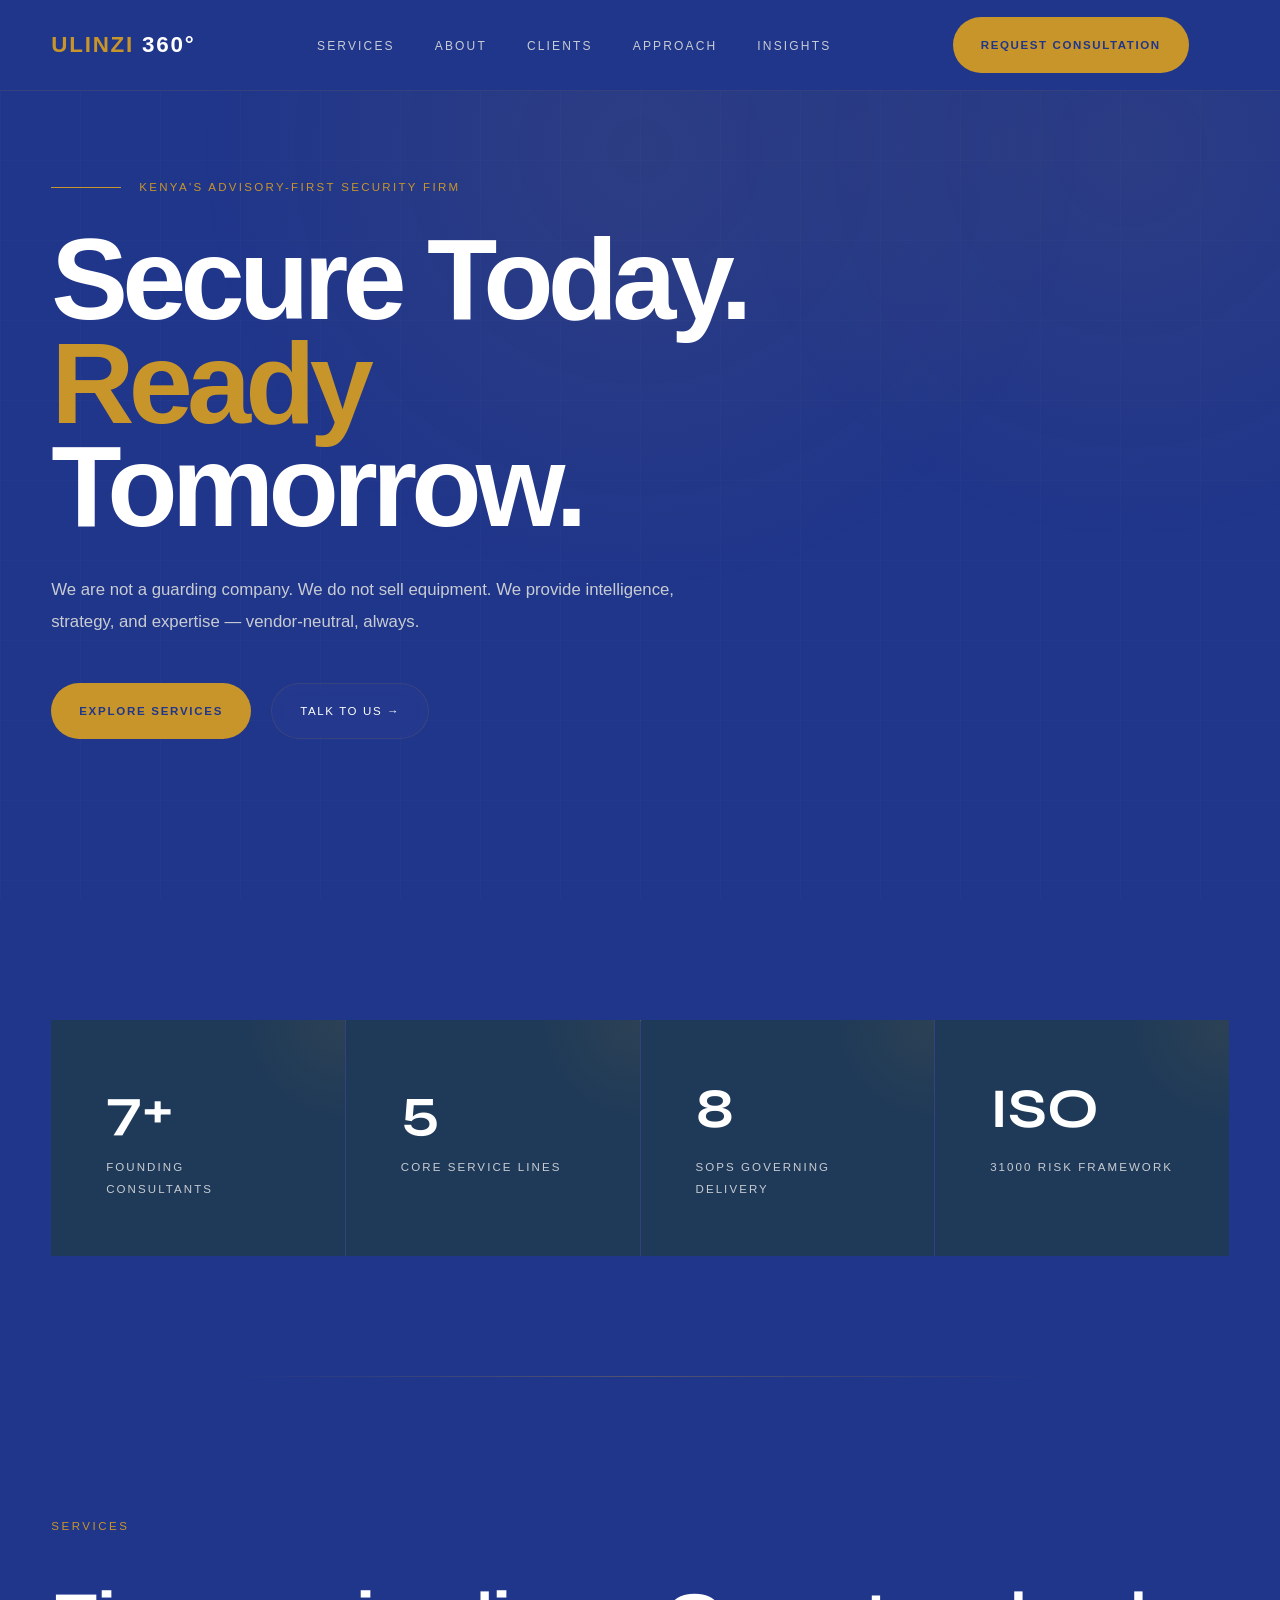
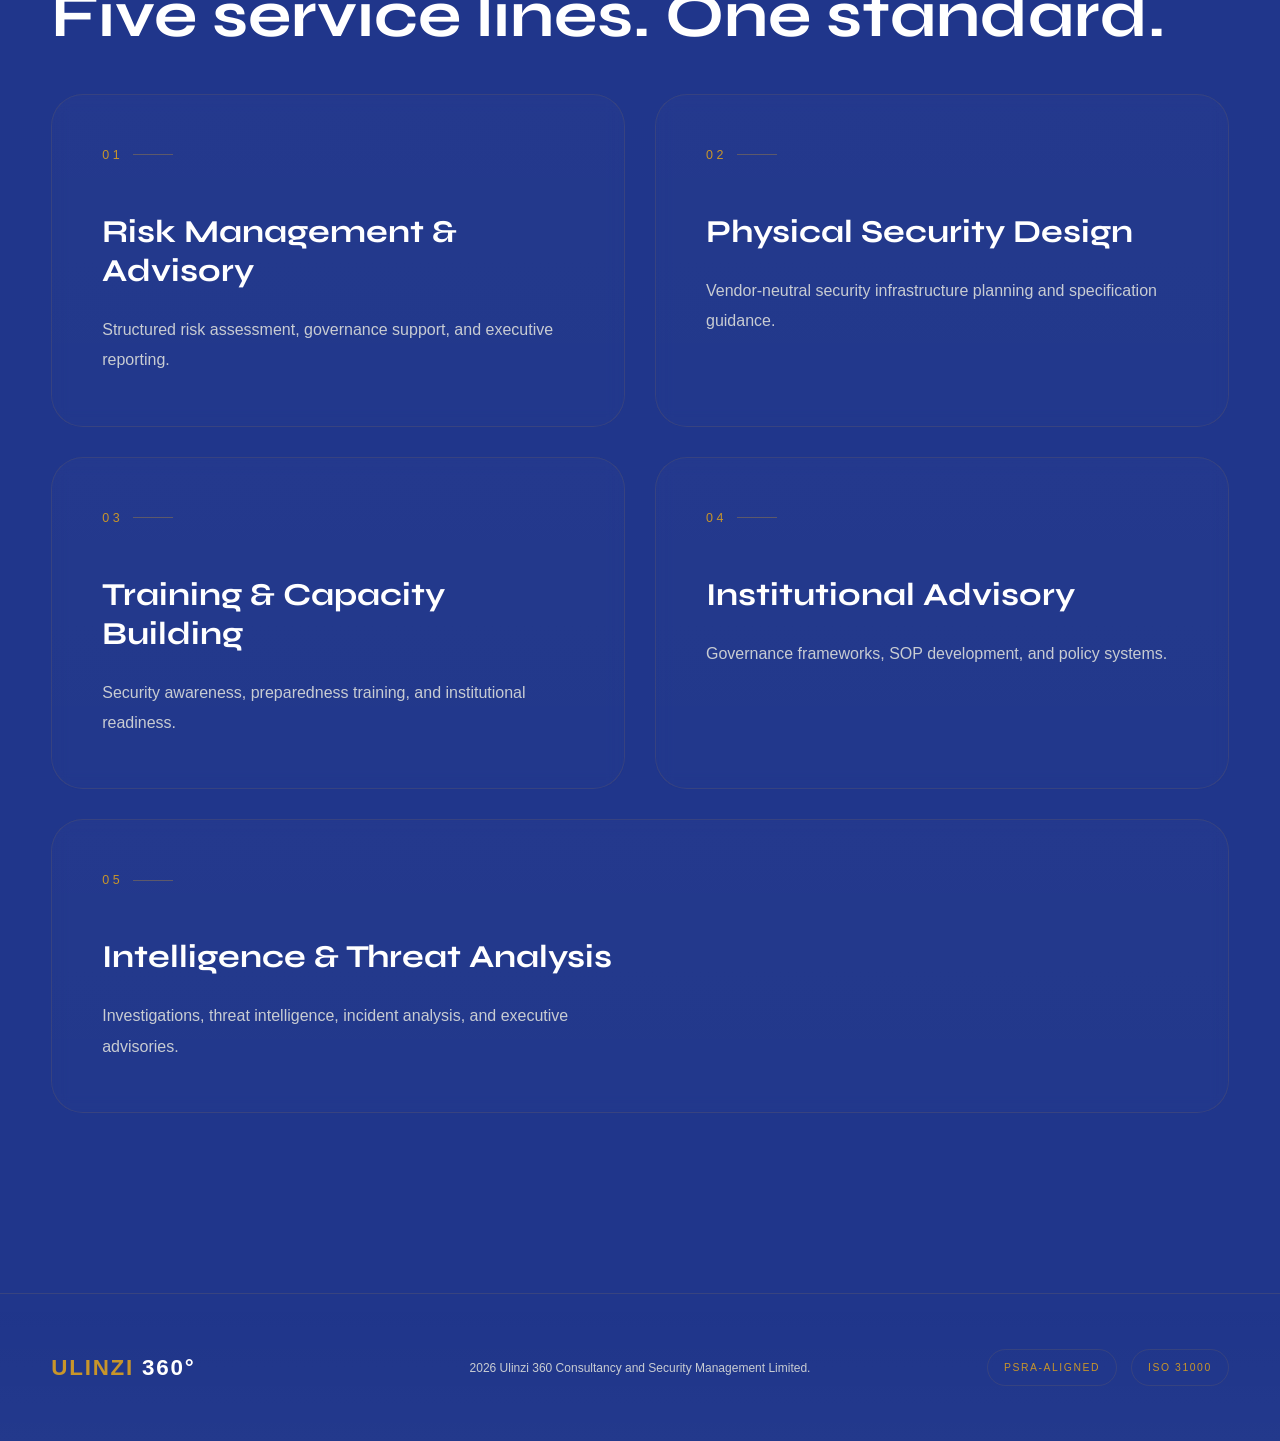
<file: index.html>
<!DOCTYPE html>
<html lang="en">
<head>
  <meta charset="UTF-8" />
  <meta
    name="viewport"
    content="width=device-width, initial-scale=1.0"
  />

  <title>Ulinzi 360 | Secure Today. Ready Tomorrow. </title>

  <meta
    name="description"
    content="Advisory-first security consultancy and risk management firm operating across Kenya."
  />

  <!-- FONTS -->
  <link rel="preconnect" href="https://fonts.googleapis.com">
  <link rel="preconnect" href="https://fonts.gstatic.com" crossorigin>

  <link
    href="https://fonts.googleapis.com/css2?family=DM+Mono:wght@300;400&family=Syne:wght@700;800&display=swap"
    rel="stylesheet"
  />

  <!-- CSS -->
  <link rel="stylesheet" href="css/style.css">
</head>

<body>

  <!-- NAV -->

<div id="header"></div>



  <!-- HERO -->

  <main>

    <section class="hero container">

      <div class="hero-content">

        <div class="eyebrow">

          <span class="line"></span>

          <span>
            Kenya's Advisory-First Security Firm
          </span>

        </div>

        <h1>
          Secure Today.
          <span class="gold">
            Ready
          </span>
          Tomorrow.
        </h1>

        <p>
          We are not a guarding company.
          We do not sell equipment.
          We provide intelligence, strategy,
          and expertise — vendor-neutral, always.
        </p>

        <div class="hero-buttons">

          <a href="services.html" class="primary-btn">
            Explore Services
          </a>

          <a href="contact.html" class="ghost-btn">
            Talk To Us →
          </a>

        </div>

      </div>

    </section>

    <!-- STATS -->

    <section class="stats">

      <div class="stat-box">
        <h2>7+</h2>
        <p>FOUNDING CONSULTANTS</p>
      </div>

      <div class="stat-box">
        <h2>5</h2>
        <p>CORE SERVICE LINES</p>
      </div>

      <div class="stat-box">
        <h2>8</h2>
        <p>SOPS GOVERNING DELIVERY</p>
      </div>

      <div class="stat-box">
        <h2>ISO</h2>
        <p>31000 RISK FRAMEWORK</p>
      </div>

    </section>

    <!-- SERVICES -->

    <section class="services container">

      <div class="section-top">

        <span class="section-label">
          SERVICES
        </span>

        <h2>
          Five service lines.
          One standard.
        </h2>

      </div>

      <div class="services-grid">

        <article class="service-card">

          <span class="service-number">
            01
          </span>

          <h3>
            Risk Management &
            Advisory
          </h3>

          <p>
            Structured risk assessment,
            governance support,
            and executive reporting.
          </p>

        </article>

        <article class="service-card">

          <span class="service-number">
            02
          </span>

          <h3>
            Physical Security
            Design
          </h3>

          <p>
            Vendor-neutral security
            infrastructure planning
            and specification guidance.
          </p>

        </article>

        <article class="service-card">

          <span class="service-number">
            03
          </span>

          <h3>
            Training &
            Capacity Building
          </h3>

          <p>
            Security awareness,
            preparedness training,
            and institutional readiness.
          </p>

        </article>

        <article class="service-card">

          <span class="service-number">
            04
          </span>

          <h3>
            Institutional Advisory
          </h3>

          <p>
            Governance frameworks,
            SOP development,
            and policy systems.
          </p>

        </article>

        <article class="service-card full">

          <span class="service-number">
            05
          </span>

          <h3>
            Intelligence &
            Threat Analysis
          </h3>

          <p>
            Investigations,
            threat intelligence,
            incident analysis,
            and executive advisories.
          </p>

        </article>

      </div>

    </section>

  </main>

  <!-- FOOTER -->

<div id="footer"></div>

<script src="js/includes.js"></script>
<script src="js/script.js"></script>

</body>
</html>
</file>
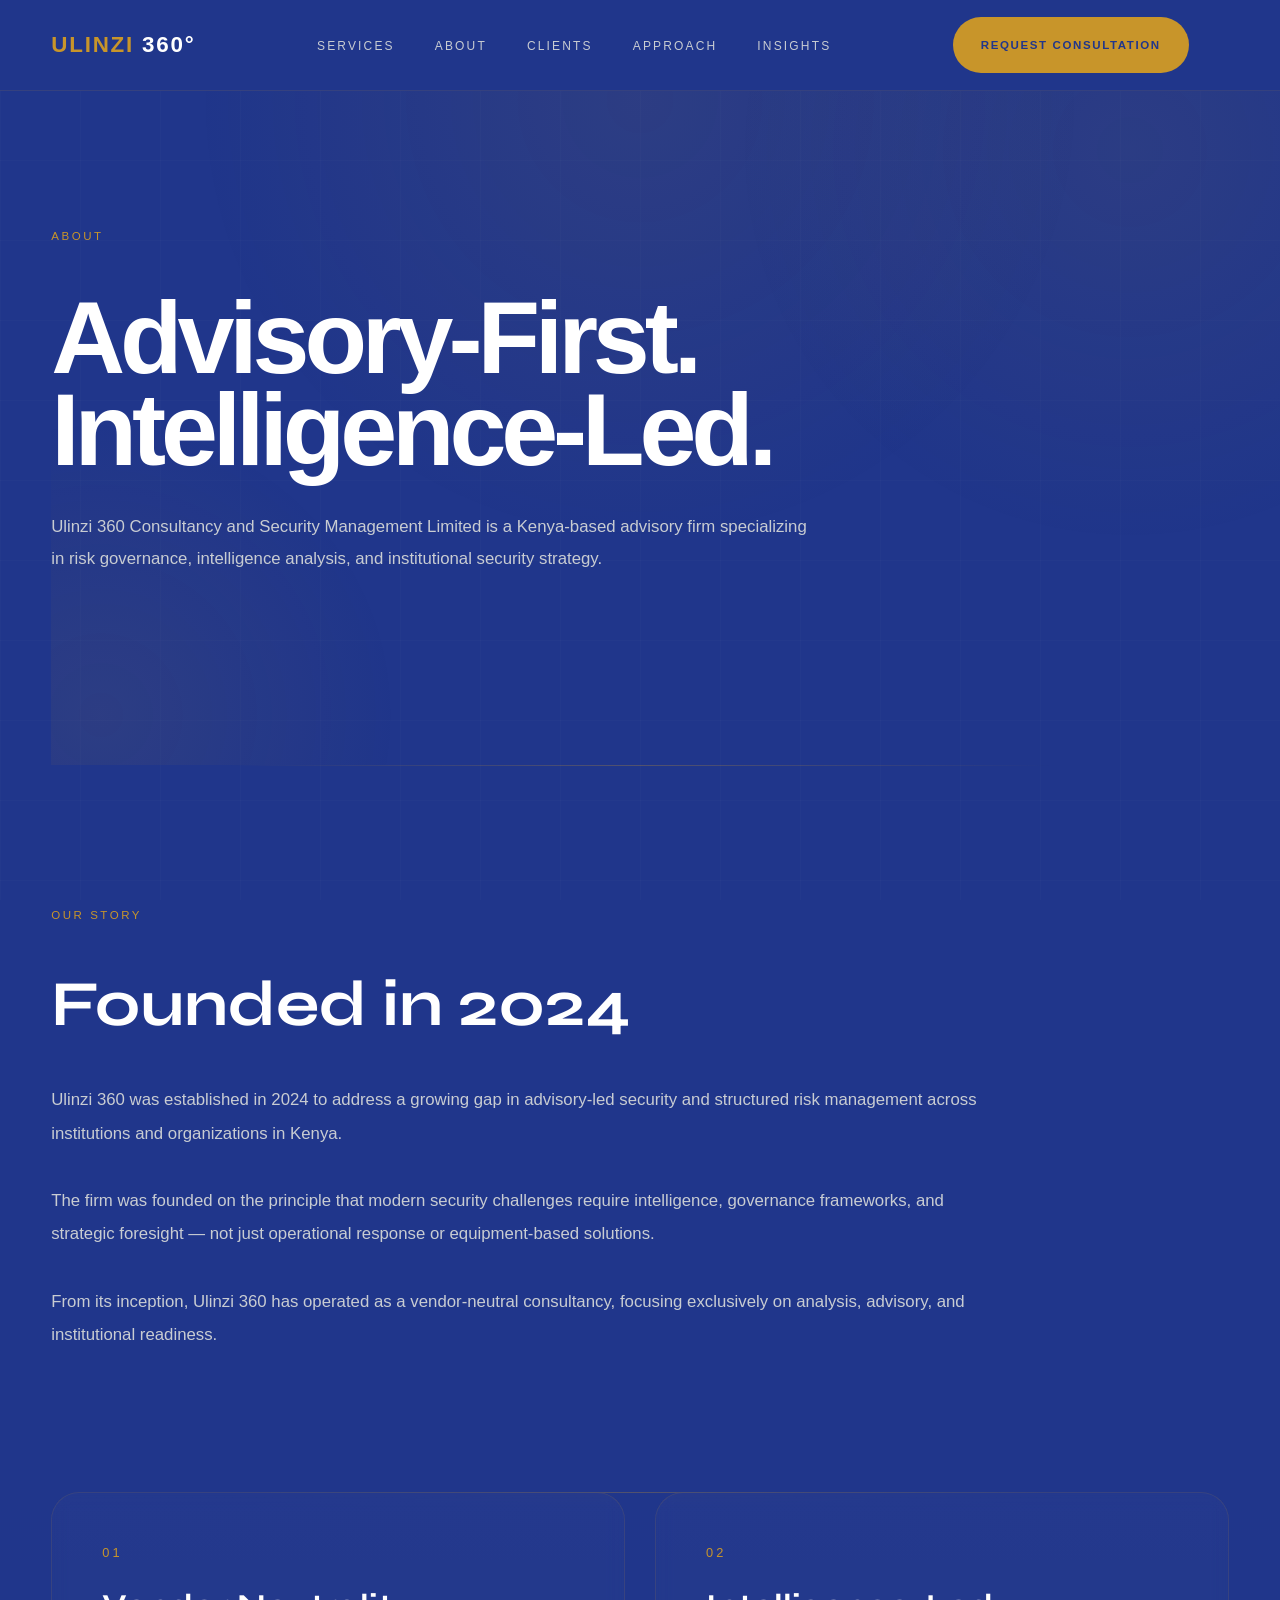
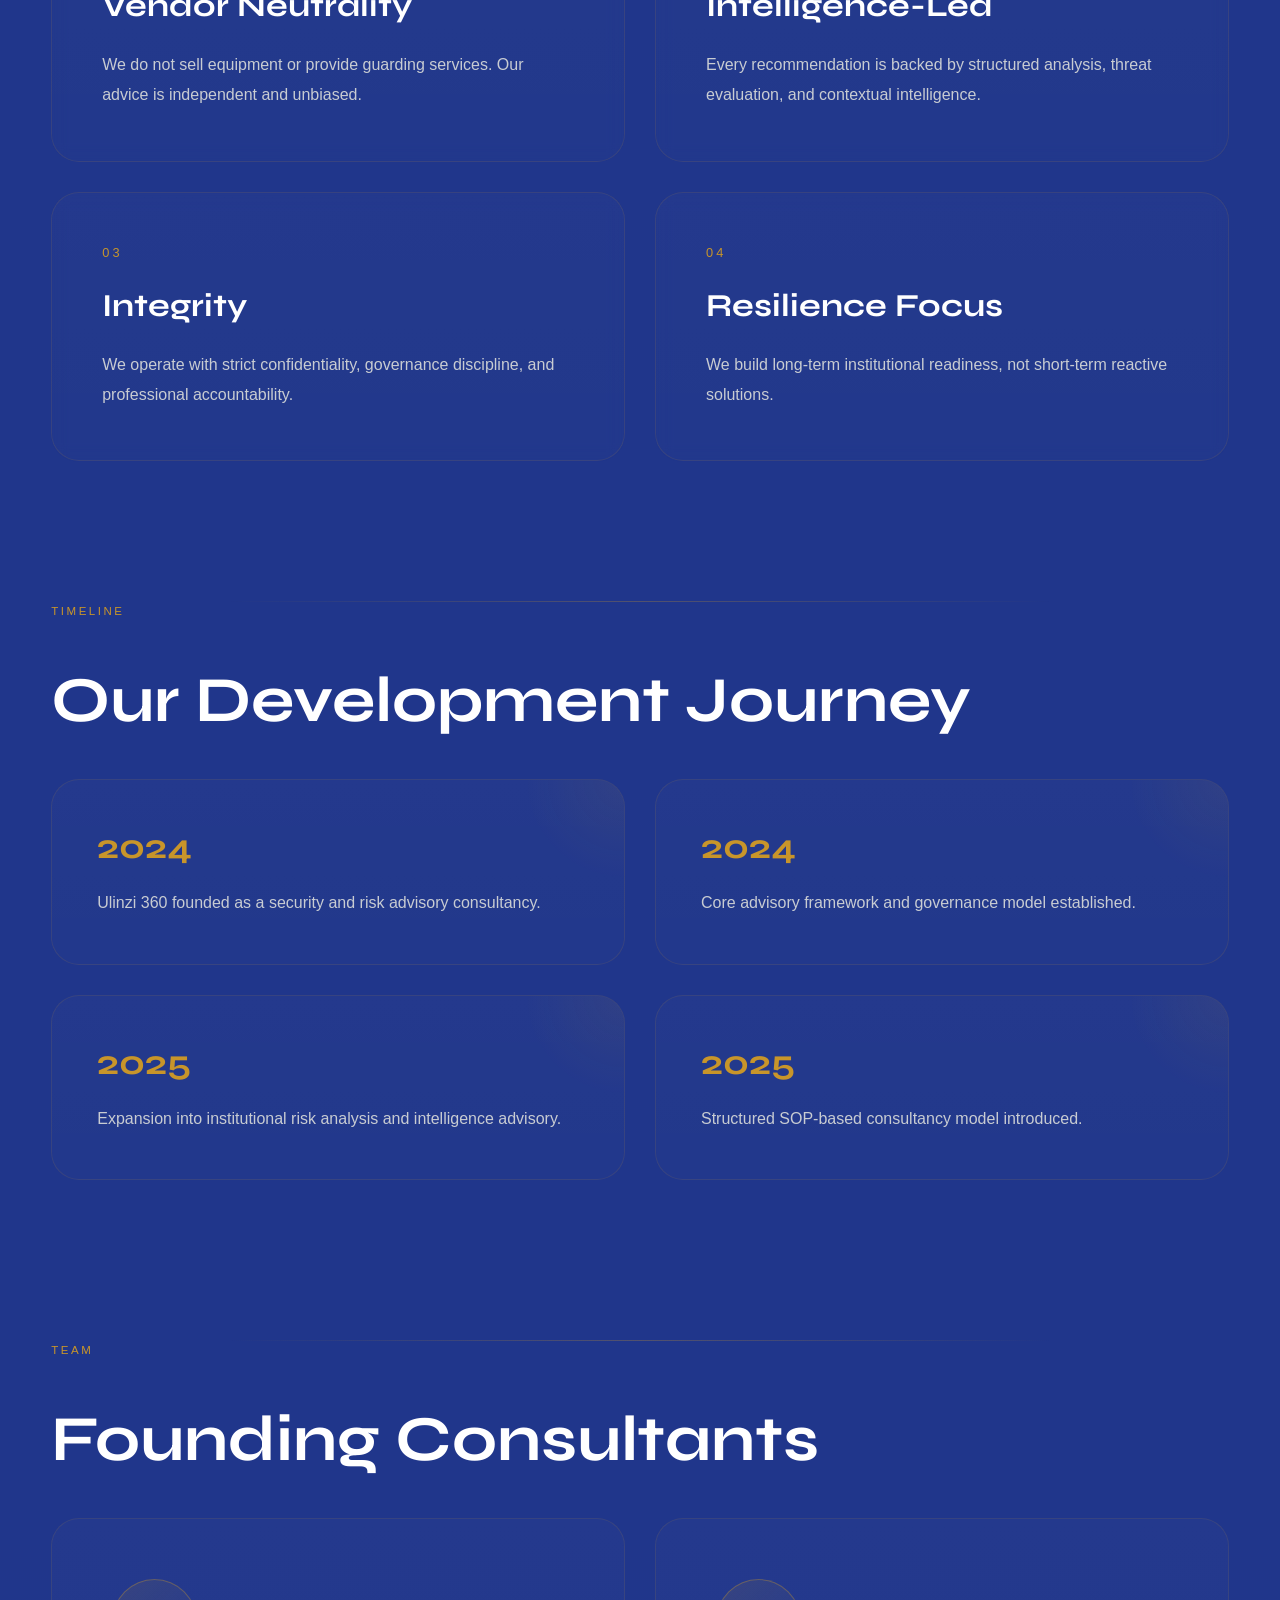
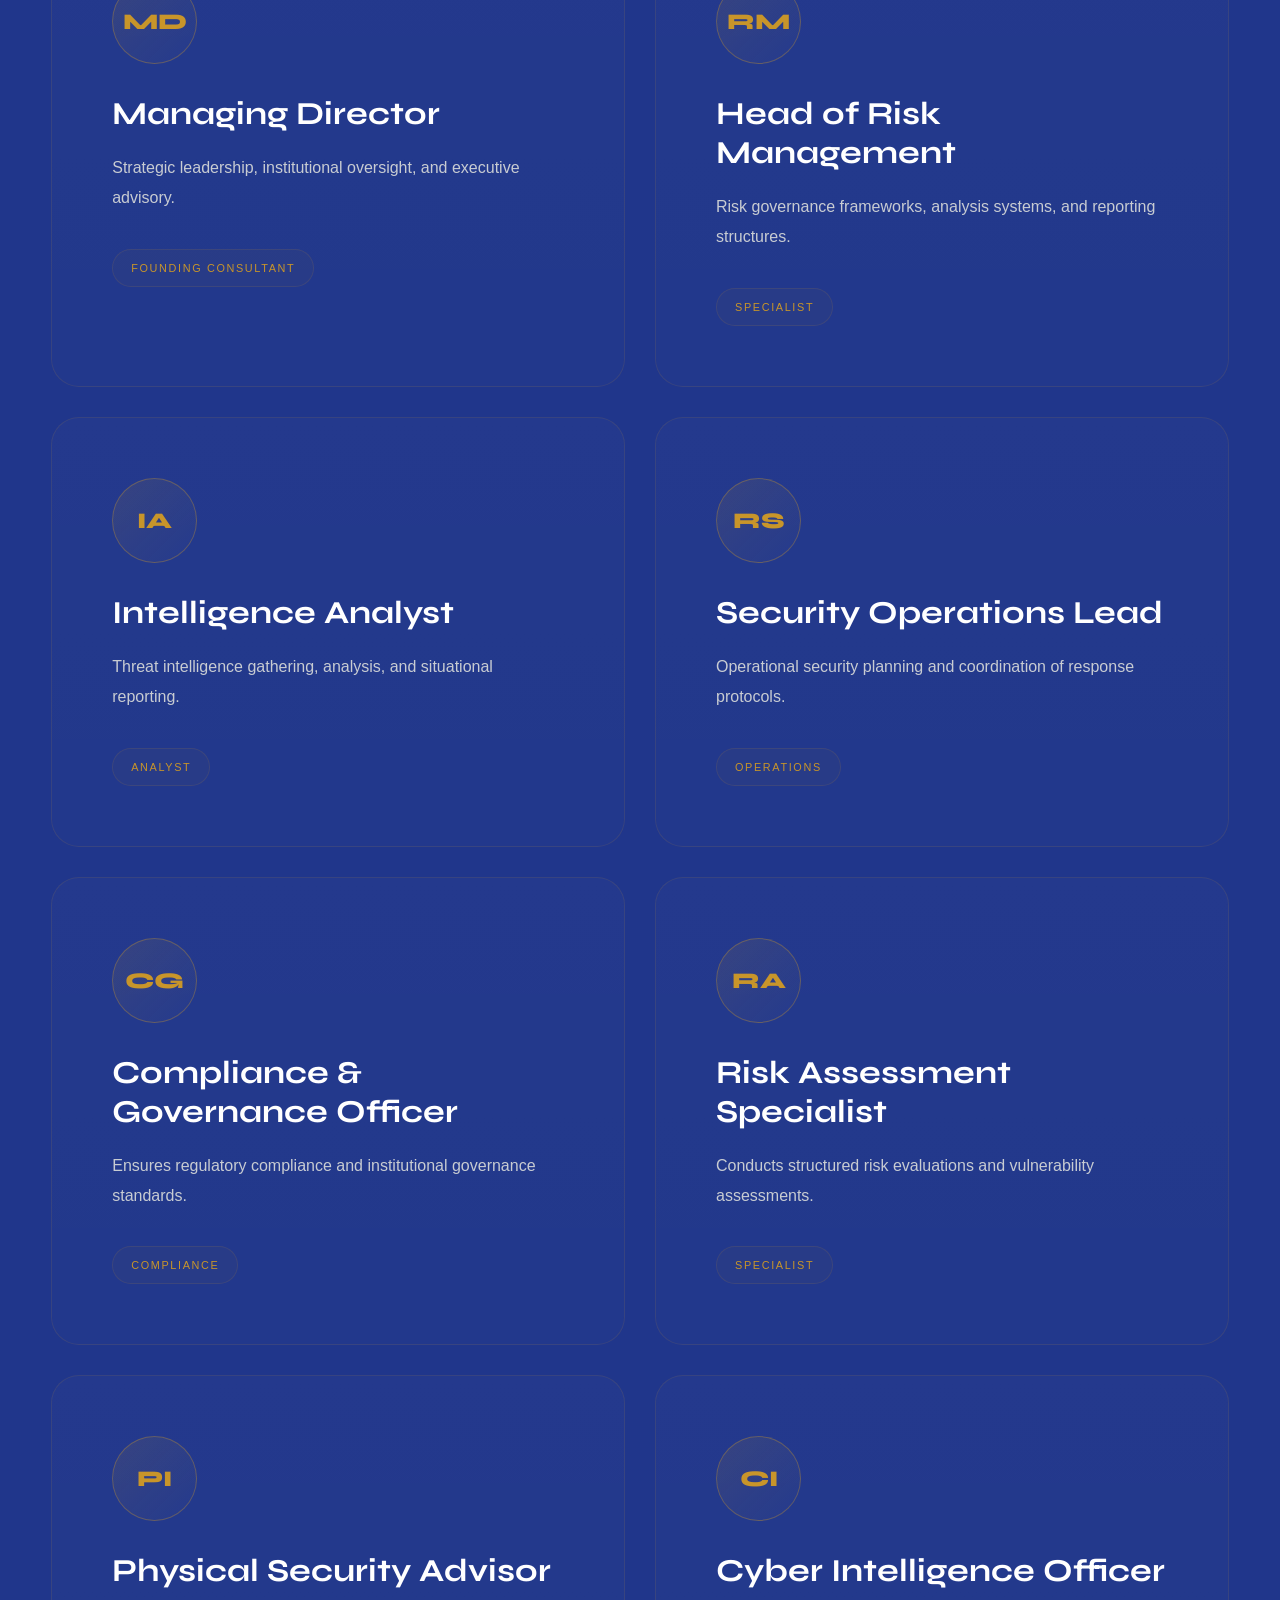
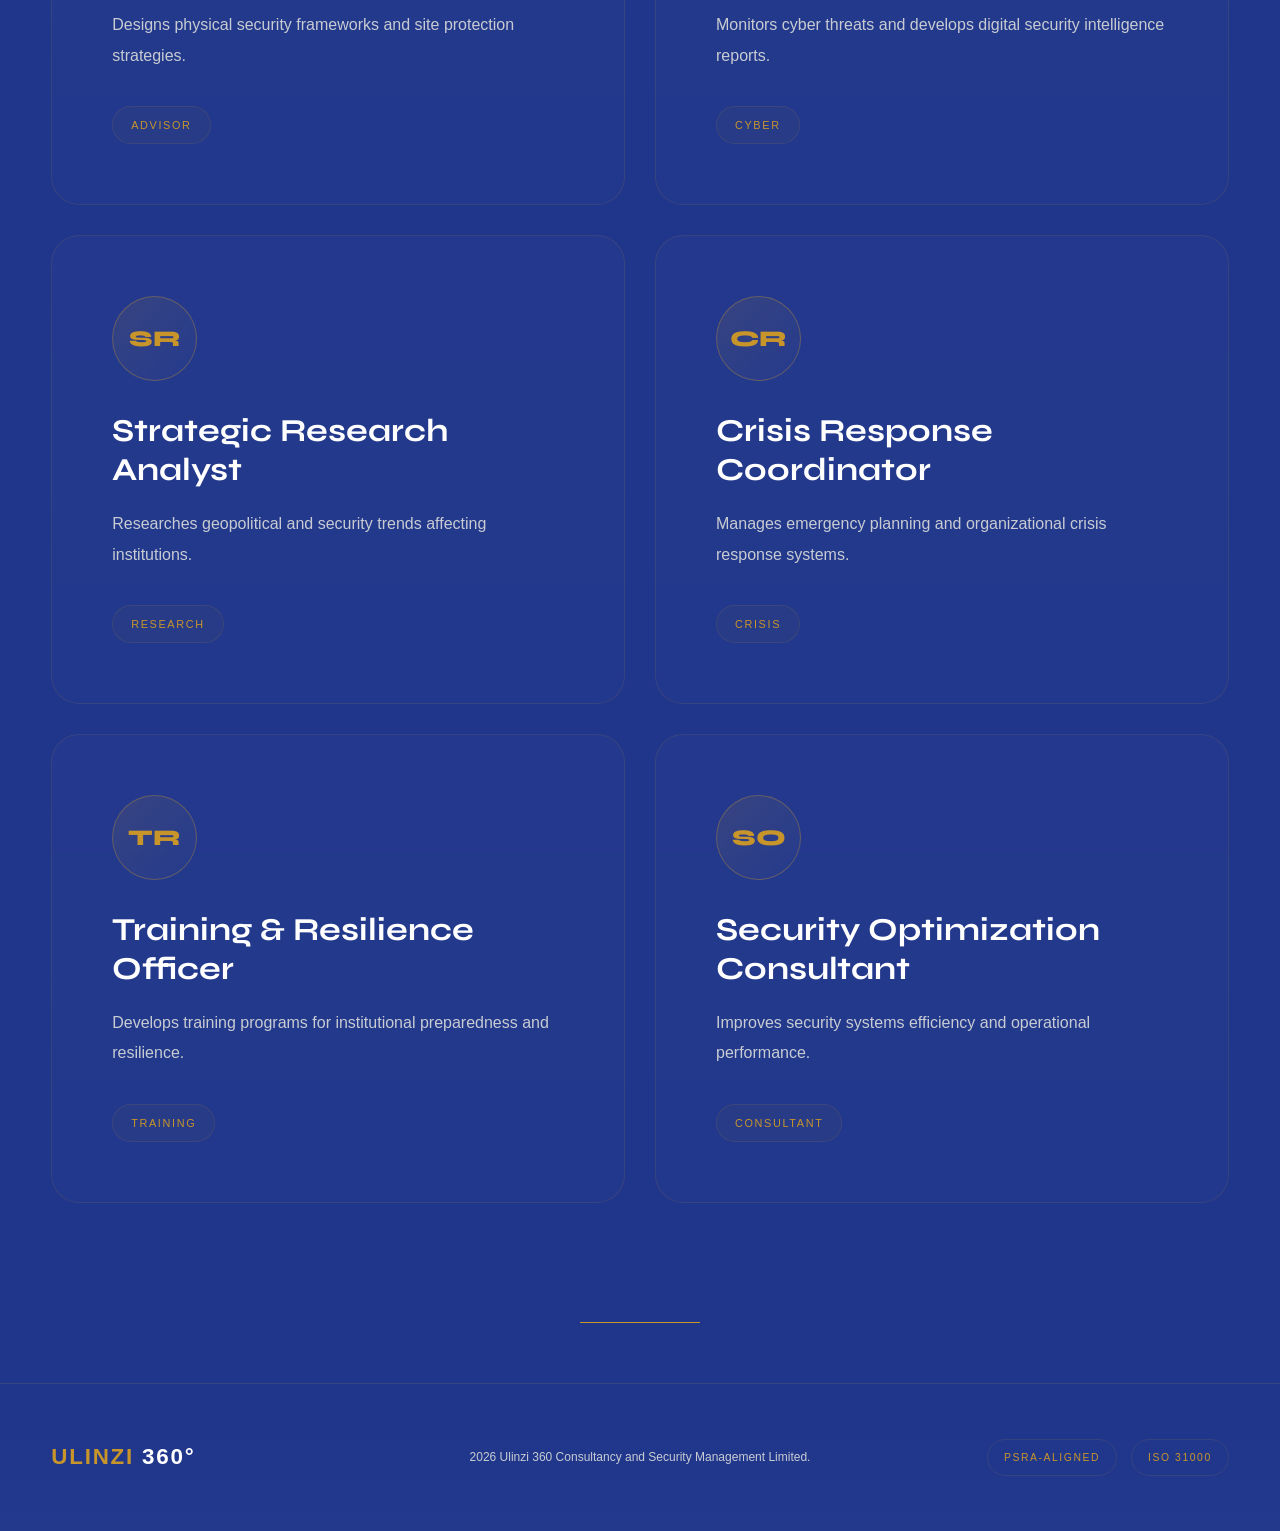
<file: about.html>
<!DOCTYPE html>
<html lang="en">
<head>
  <meta charset="UTF-8">
  <meta name="viewport" content="width=device-width, initial-scale=1.0">

  <title>About | Ulinzi 360</title>

  <link rel="preconnect" href="https://fonts.googleapis.com">
  <link rel="preconnect" href="https://fonts.gstatic.com" crossorigin>

  <link href="https://fonts.googleapis.com/css2?family=DM+Mono:wght@300;400&family=Syne:wght@700;800&display=swap" rel="stylesheet">

  <link rel="stylesheet" href="css/style.css">
</head>

<body>

<!-- NAV (same as homepage) -->
<div id="header"></div>



<main>

<!-- HERO -->
<section class="page-hero container">
  <span class="section-label">ABOUT</span>

  <h1>
    Advisory-First. <br>
    Intelligence-Led.
  </h1>

  <p>
    Ulinzi 360 Consultancy and Security Management Limited is a Kenya-based advisory firm
    specializing in risk governance, intelligence analysis, and institutional security strategy.
  </p>
</section>

<!-- STORY -->
<section class="about-story container">

  <div class="section-top">
    <span class="section-label">OUR STORY</span>
    <h2>Founded in 2024</h2>
  </div>

  <p>
    Ulinzi 360 was established in 2024 to address a growing gap in advisory-led security and
    structured risk management across institutions and organizations in Kenya.
    <br><br>
    The firm was founded on the principle that modern security challenges require intelligence,
    governance frameworks, and strategic foresight — not just operational response or equipment-based solutions.
    <br><br>
    From its inception, Ulinzi 360 has operated as a vendor-neutral consultancy, focusing exclusively on
    analysis, advisory, and institutional readiness.
  </p>

</section>

<!-- PRINCIPLES -->
<section class="about-grid container">

  <article class="about-card">
    <span class="about-number">01</span>
    <h3>Vendor Neutrality</h3>
    <p>We do not sell equipment or provide guarding services. Our advice is independent and unbiased.</p>
  </article>

  <article class="about-card">
    <span class="about-number">02</span>
    <h3>Intelligence-Led</h3>
    <p>Every recommendation is backed by structured analysis, threat evaluation, and contextual intelligence.</p>
  </article>

  <article class="about-card">
    <span class="about-number">03</span>
    <h3>Integrity</h3>
    <p>We operate with strict confidentiality, governance discipline, and professional accountability.</p>
  </article>

  <article class="about-card">
    <span class="about-number">04</span>
    <h3>Resilience Focus</h3>
    <p>We build long-term institutional readiness, not short-term reactive solutions.</p>
  </article>

</section>

<!-- TIMELINE -->
<section class="timeline container">

  <div class="section-top">
    <span class="section-label">TIMELINE</span>
    <h2>Our Development Journey</h2>
  </div>

  <div class="timeline-grid">

    <div class="timeline-item">
      <h3>2024</h3>
      <p>Ulinzi 360 founded as a security and risk advisory consultancy.</p>
    </div>

    <div class="timeline-item">
      <h3>2024</h3>
      <p>Core advisory framework and governance model established.</p>
    </div>

    <div class="timeline-item">
      <h3>2025</h3>
      <p>Expansion into institutional risk analysis and intelligence advisory.</p>
    </div>

    <div class="timeline-item">
      <h3>2025</h3>
      <p>Structured SOP-based consultancy model introduced.</p>
    </div>

  </div>

</section>

<!-- TEAM -->
<!-- TEAM -->
<section class="team-section container">

  <div class="section-top">
    <span class="section-label">TEAM</span>
    <h2>Founding Consultants</h2>
  </div>

  <div class="team-grid">

    <article class="team-card">
      <div class="avatar">MD</div>
      <h3>Managing Director</h3>
      <p>Strategic leadership, institutional oversight, and executive advisory.</p>
      <span class="team-tag">FOUNDING CONSULTANT</span>
    </article>

    <article class="team-card">
      <div class="avatar">RM</div>
      <h3>Head of Risk Management</h3>
      <p>Risk governance frameworks, analysis systems, and reporting structures.</p>
      <span class="team-tag">SPECIALIST</span>
    </article>

    <!-- 10 NEW TEAM MEMBERS -->

    <article class="team-card">
      <div class="avatar">IA</div>
      <h3>Intelligence Analyst</h3>
      <p>Threat intelligence gathering, analysis, and situational reporting.</p>
      <span class="team-tag">ANALYST</span>
    </article>

    <article class="team-card">
      <div class="avatar">RS</div>
      <h3>Security Operations Lead</h3>
      <p>Operational security planning and coordination of response protocols.</p>
      <span class="team-tag">OPERATIONS</span>
    </article>

    <article class="team-card">
      <div class="avatar">CG</div>
      <h3>Compliance & Governance Officer</h3>
      <p>Ensures regulatory compliance and institutional governance standards.</p>
      <span class="team-tag">COMPLIANCE</span>
    </article>

    <article class="team-card">
      <div class="avatar">RA</div>
      <h3>Risk Assessment Specialist</h3>
      <p>Conducts structured risk evaluations and vulnerability assessments.</p>
      <span class="team-tag">SPECIALIST</span>
    </article>

    <article class="team-card">
      <div class="avatar">PI</div>
      <h3>Physical Security Advisor</h3>
      <p>Designs physical security frameworks and site protection strategies.</p>
      <span class="team-tag">ADVISOR</span>
    </article>

    <article class="team-card">
      <div class="avatar">CI</div>
      <h3>Cyber Intelligence Officer</h3>
      <p>Monitors cyber threats and develops digital security intelligence reports.</p>
      <span class="team-tag">CYBER</span>
    </article>

    <article class="team-card">
      <div class="avatar">SR</div>
      <h3>Strategic Research Analyst</h3>
      <p>Researches geopolitical and security trends affecting institutions.</p>
      <span class="team-tag">RESEARCH</span>
    </article>

    <article class="team-card">
      <div class="avatar">CR</div>
      <h3>Crisis Response Coordinator</h3>
      <p>Manages emergency planning and organizational crisis response systems.</p>
      <span class="team-tag">CRISIS</span>
    </article>

    <article class="team-card">
      <div class="avatar">TR</div>
      <h3>Training & Resilience Officer</h3>
      <p>Develops training programs for institutional preparedness and resilience.</p>
      <span class="team-tag">TRAINING</span>
    </article>

    <article class="team-card">
      <div class="avatar">SO</div>
      <h3>Security Optimization Consultant</h3>
      <p>Improves security systems efficiency and operational performance.</p>
      <span class="team-tag">CONSULTANT</span>
    </article>

  </div>

</section>


</main>
<div id="footer"></div>

<script src="js/includes.js"></script>

<script src="js/script.js"></script>

</body>
</html>
</file>
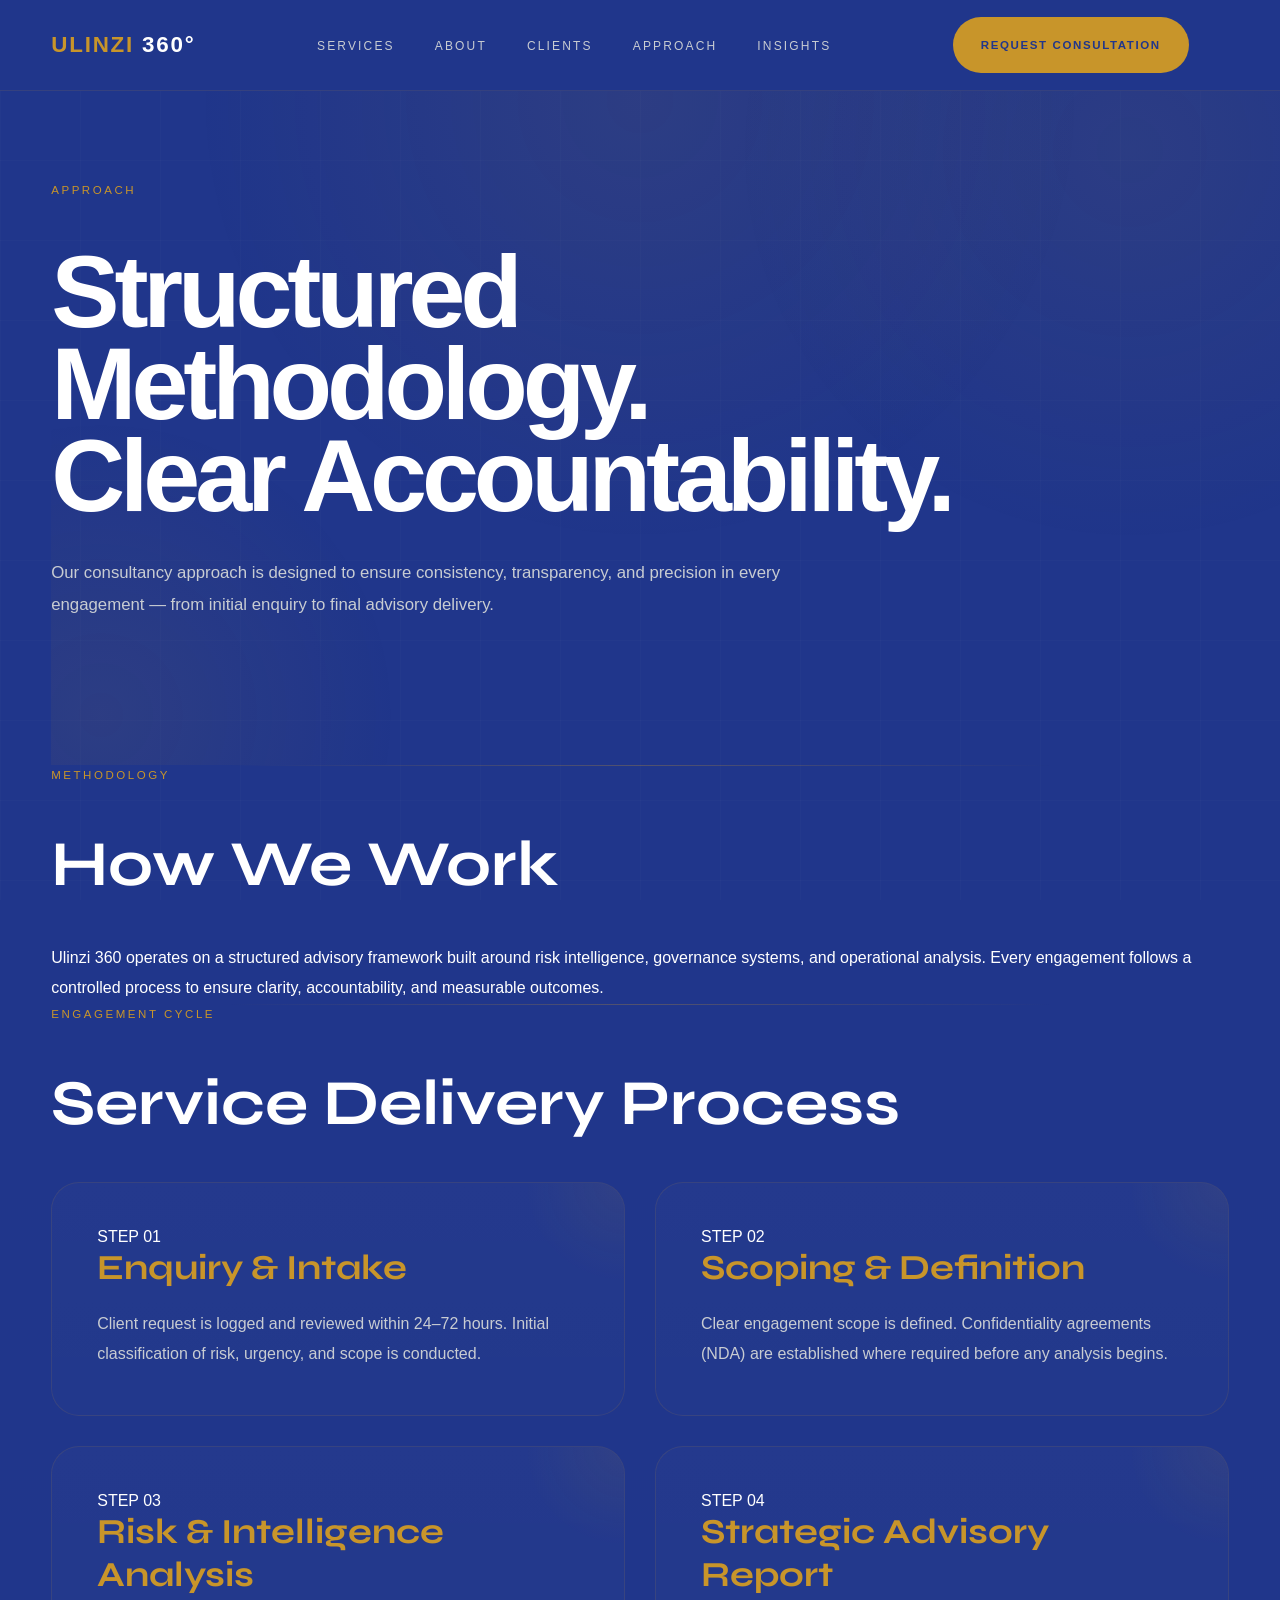
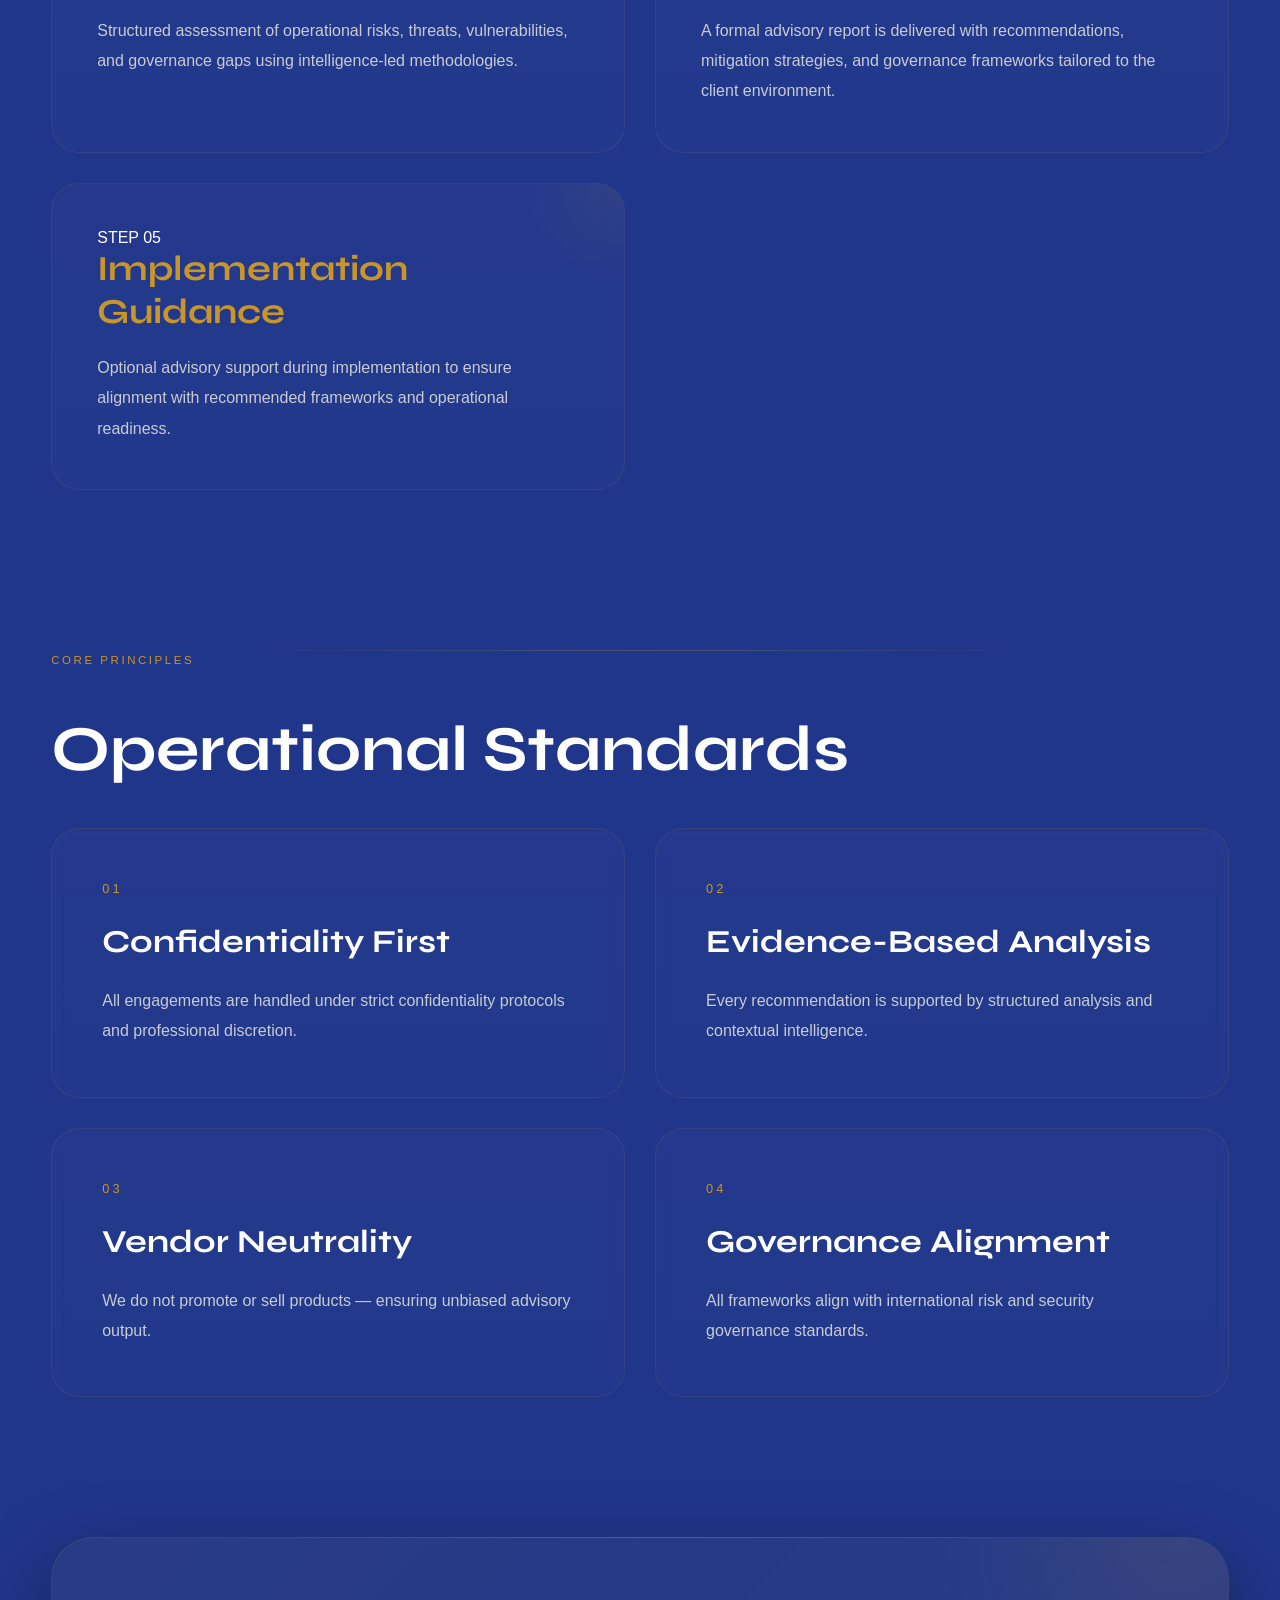
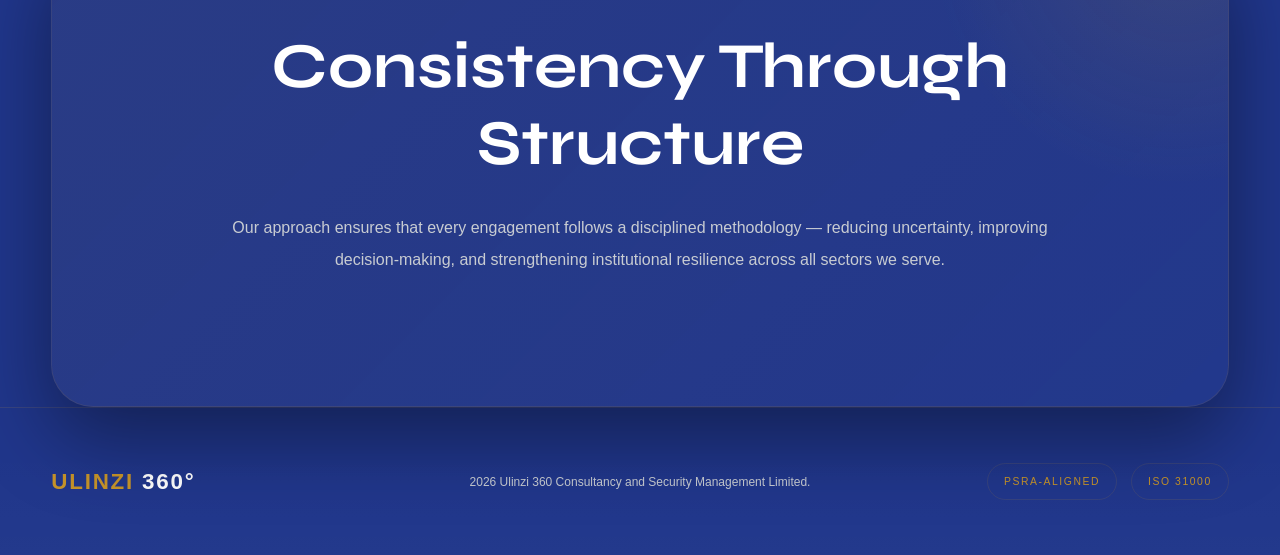
<file: approach.html>
<!DOCTYPE html>
<html lang="en">
<head>
  <meta charset="UTF-8">
  <meta name="viewport" content="width=device-width, initial-scale=1.0">

  <title>Approach | Ulinzi 360</title>

  <link rel="preconnect" href="https://fonts.googleapis.com">
  <link rel="preconnect" href="https://fonts.gstatic.com" crossorigin>

  <link href="https://fonts.googleapis.com/css2?family=DM+Mono:wght@300;400&family=Syne:wght@700;800&display=swap" rel="stylesheet">

  <link rel="stylesheet" href="css/style.css">
</head>

<body>

<!-- NAV -->
<div id="header"></div>


<main>

<!-- HERO -->
<section class="page-hero container">

  <span class="section-label">APPROACH</span>

  <h1>
    Structured Methodology. <br>
    Clear Accountability.
  </h1>

  <p>
    Our consultancy approach is designed to ensure consistency, transparency, and precision in
    every engagement — from initial enquiry to final advisory delivery.
  </p>

</section>

<!-- OVERVIEW -->
<section class="approach-intro container">

  <div class="section-top">
    <span class="section-label">METHODOLOGY</span>
    <h2>How We Work</h2>
  </div>

  <p>
    Ulinzi 360 operates on a structured advisory framework built around risk intelligence, governance
    systems, and operational analysis. Every engagement follows a controlled process to ensure clarity,
    accountability, and measurable outcomes.
  </p>

</section>

<!-- PROCESS STEPS -->
<section class="timeline container">

  <div class="section-top">
    <span class="section-label">ENGAGEMENT CYCLE</span>
    <h2>Service Delivery Process</h2>
  </div>

  <div class="timeline-grid">

    <article class="timeline-item">
      <span class="timeline-number">STEP 01</span>
      <h3>Enquiry & Intake</h3>
      <p>
        Client request is logged and reviewed within 24–72 hours. Initial classification of risk,
        urgency, and scope is conducted.
      </p>
    </article>

    <article class="timeline-item">
      <span class="timeline-number">STEP 02</span>
      <h3>Scoping & Definition</h3>
      <p>
        Clear engagement scope is defined. Confidentiality agreements (NDA) are established where required
        before any analysis begins.
      </p>
    </article>

    <article class="timeline-item">
      <span class="timeline-number">STEP 03</span>
      <h3>Risk & Intelligence Analysis</h3>
      <p>
        Structured assessment of operational risks, threats, vulnerabilities, and governance gaps using
        intelligence-led methodologies.
      </p>
    </article>

    <article class="timeline-item">
      <span class="timeline-number">STEP 04</span>
      <h3>Strategic Advisory Report</h3>
      <p>
        A formal advisory report is delivered with recommendations, mitigation strategies, and governance
        frameworks tailored to the client environment.
      </p>
    </article>

    <article class="timeline-item">
      <span class="timeline-number">STEP 05</span>
      <h3>Implementation Guidance</h3>
      <p>
        Optional advisory support during implementation to ensure alignment with recommended frameworks
        and operational readiness.
      </p>
    </article>

  </div>

</section>

<!-- PRINCIPLES -->
<section class="approach-principles container">

  <div class="section-top">
    <span class="section-label">CORE PRINCIPLES</span>
    <h2>Operational Standards</h2>
  </div>

  <div class="about-grid">

    <article class="about-card">
      <span class="about-number">01</span>
      <h3>Confidentiality First</h3>
      <p>All engagements are handled under strict confidentiality protocols and professional discretion.</p>
    </article>

    <article class="about-card">
      <span class="about-number">02</span>
      <h3>Evidence-Based Analysis</h3>
      <p>Every recommendation is supported by structured analysis and contextual intelligence.</p>
    </article>

    <article class="about-card">
      <span class="about-number">03</span>
      <h3>Vendor Neutrality</h3>
      <p>We do not promote or sell products — ensuring unbiased advisory output.</p>
    </article>

    <article class="about-card">
      <span class="about-number">04</span>
      <h3>Governance Alignment</h3>
      <p>All frameworks align with international risk and security governance standards.</p>
    </article>

  </div>

</section>

<!-- FINAL STATEMENT -->
<section class="approach-final container">

  <div class="trust-box">

    <h2>Consistency Through Structure</h2>

    <p>
      Our approach ensures that every engagement follows a disciplined methodology — reducing uncertainty,
      improving decision-making, and strengthening institutional resilience across all sectors we serve.
    </p>

  </div>

</section>

</main>

<!-- FOOTER -->
<div id="footer"></div>

<script src="js/includes.js"></script>
<script src="js/script.js"></script>

</body>
</html>
</file>
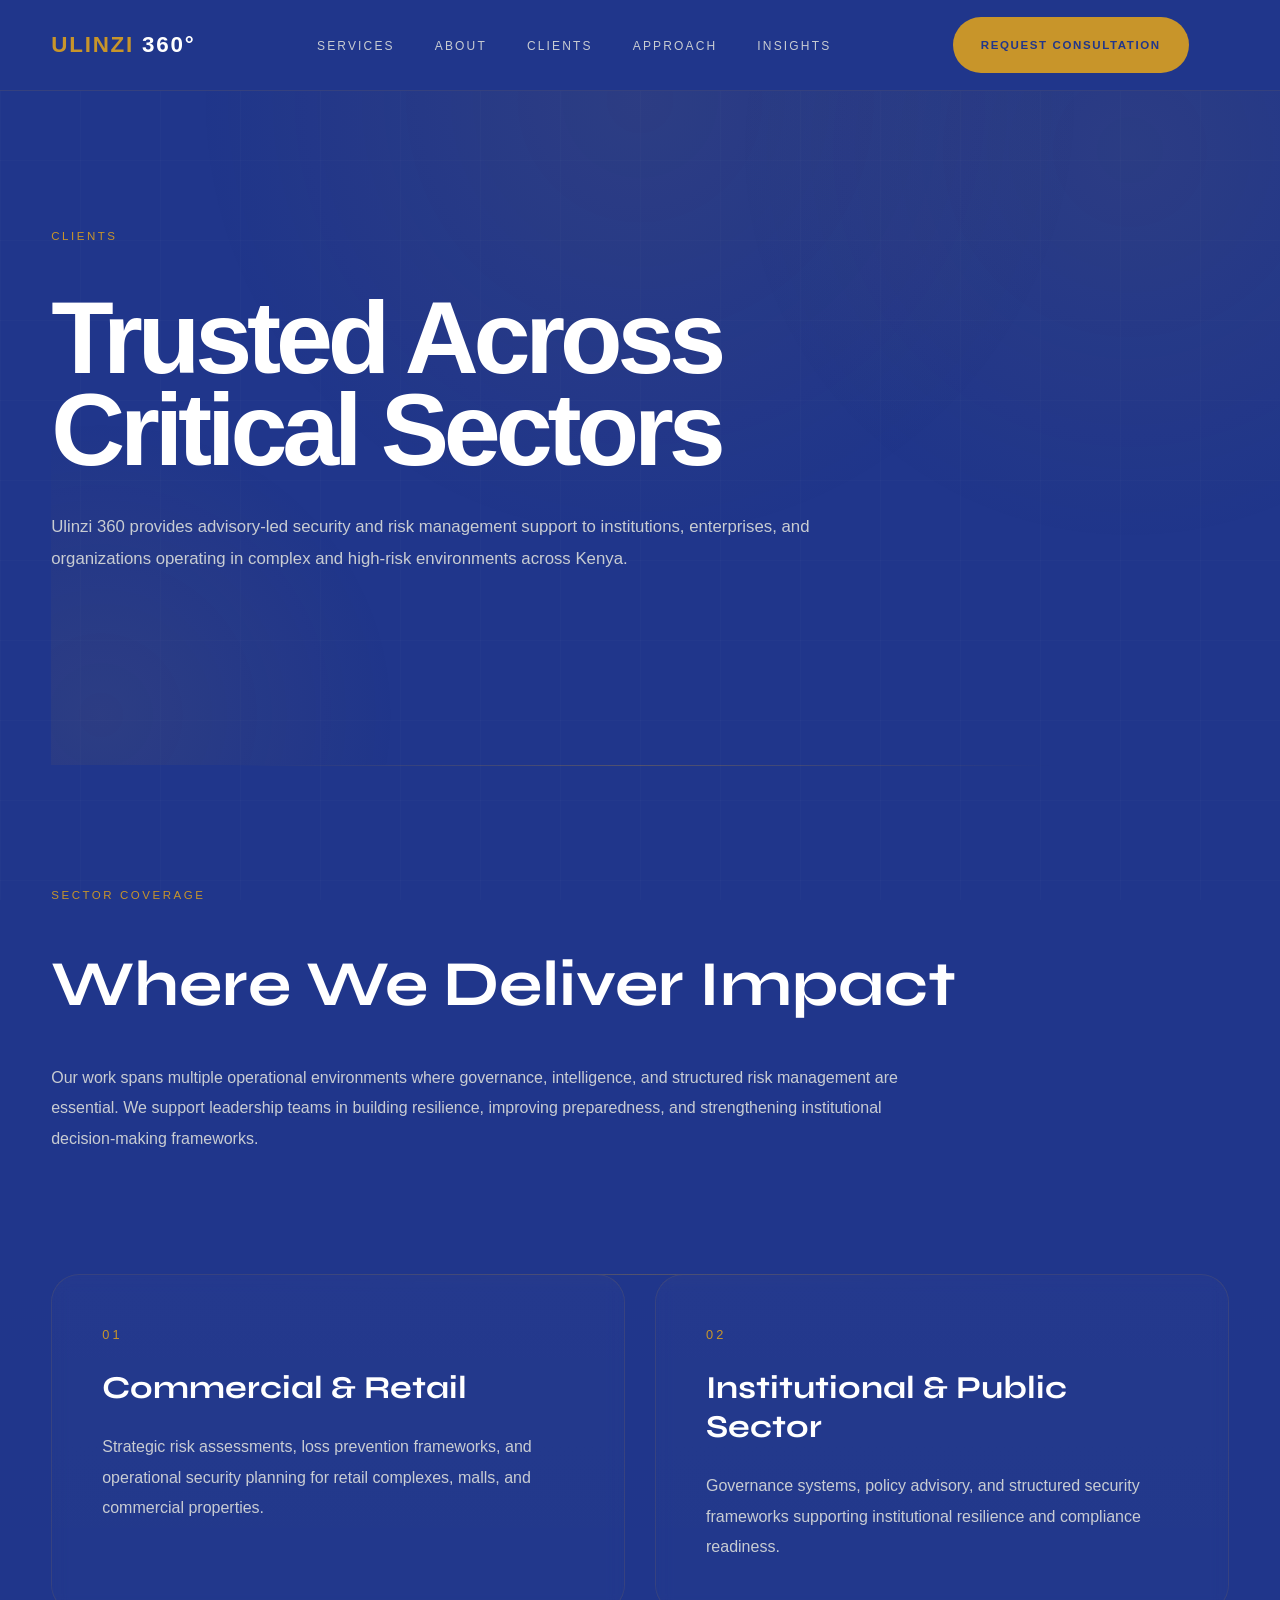
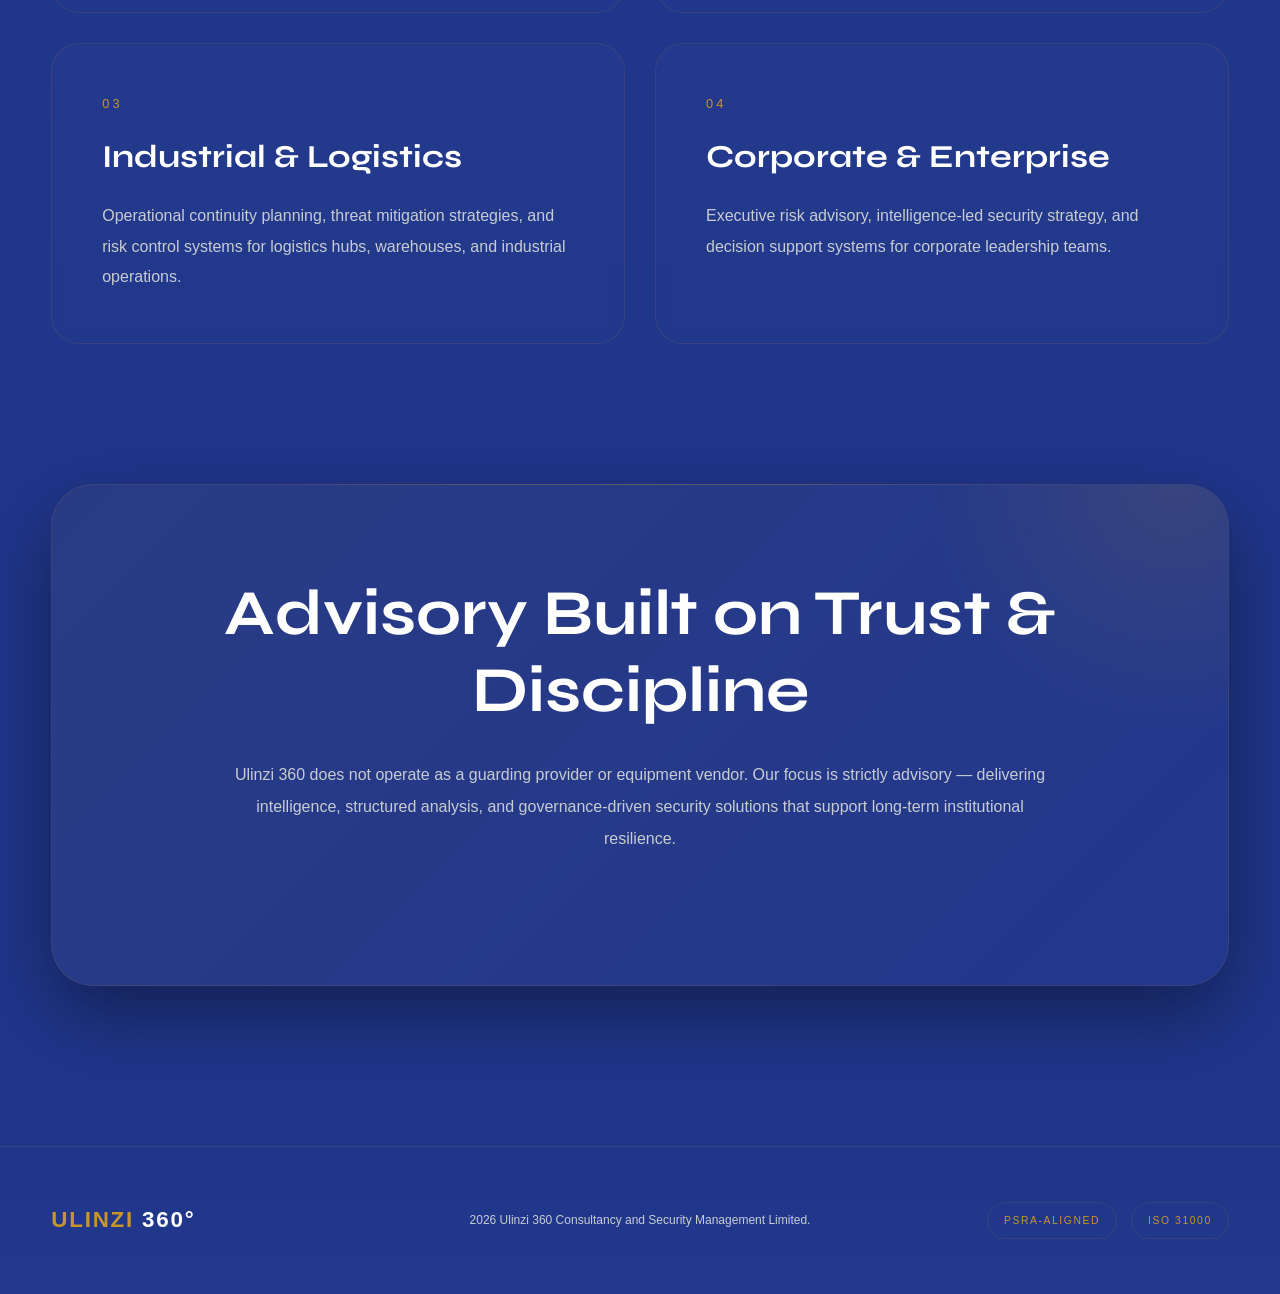
<file: clients.html>
<!DOCTYPE html>
<html lang="en">
<head>
  <meta charset="UTF-8">
  <meta name="viewport" content="width=device-width, initial-scale=1.0">

  <title>Clients | Ulinzi 360</title>

  <link rel="preconnect" href="https://fonts.googleapis.com">
  <link rel="preconnect" href="https://fonts.gstatic.com" crossorigin>

  <link href="https://fonts.googleapis.com/css2?family=DM+Mono:wght@300;400&family=Syne:wght@700;800&display=swap" rel="stylesheet">

  <link rel="stylesheet" href="css/style.css">
</head>

<body>

<!-- HEADER -->
<div id="header"></div>



<main>

<!-- HERO -->
<section class="page-hero container">

  <span class="section-label">CLIENTS</span>

  <h1>
    Trusted Across <br>
    Critical Sectors
  </h1>

  <p>
    Ulinzi 360 provides advisory-led security and risk management support to institutions, enterprises,
    and organizations operating in complex and high-risk environments across Kenya.
  </p>

</section>

<!-- INTRO -->
<section class="clients-intro container">

  <div class="section-top">
    <span class="section-label">SECTOR COVERAGE</span>
    <h2>Where We Deliver Impact</h2>
  </div>

  <p>
    Our work spans multiple operational environments where governance, intelligence, and structured
    risk management are essential. We support leadership teams in building resilience, improving
    preparedness, and strengthening institutional decision-making frameworks.
  </p>

</section>

<!-- CLIENT GRID -->
<section class="clients-grid container">

  <article class="client-card">
    <span class="client-number">01</span>
    <h3>Commercial & Retail</h3>
    <p>
      Strategic risk assessments, loss prevention frameworks, and operational security planning for
      retail complexes, malls, and commercial properties.
    </p>
  </article>

  <article class="client-card">
    <span class="client-number">02</span>
    <h3>Institutional & Public Sector</h3>
    <p>
      Governance systems, policy advisory, and structured security frameworks supporting institutional
      resilience and compliance readiness.
    </p>
  </article>

  <article class="client-card">
    <span class="client-number">03</span>
    <h3>Industrial & Logistics</h3>
    <p>
      Operational continuity planning, threat mitigation strategies, and risk control systems for
      logistics hubs, warehouses, and industrial operations.
    </p>
  </article>

  <article class="client-card">
    <span class="client-number">04</span>
    <h3>Corporate & Enterprise</h3>
    <p>
      Executive risk advisory, intelligence-led security strategy, and decision support systems for
      corporate leadership teams.
    </p>
  </article>

</section>

<!-- TRUST SECTION -->
<section class="clients-trust container">

  <div class="trust-box">

    <h2>Advisory Built on Trust & Discipline</h2>

    <p>
      Ulinzi 360 does not operate as a guarding provider or equipment vendor. Our focus is strictly
      advisory — delivering intelligence, structured analysis, and governance-driven security solutions
      that support long-term institutional resilience.
    </p>

  </div>

</section>

</main>

<!-- FOOTER OPTIONAL -->
<div id="footer"></div>

<script src="js/includes.js"></script>
<script src="js/script.js"></script>

</body>
</html>
</file>
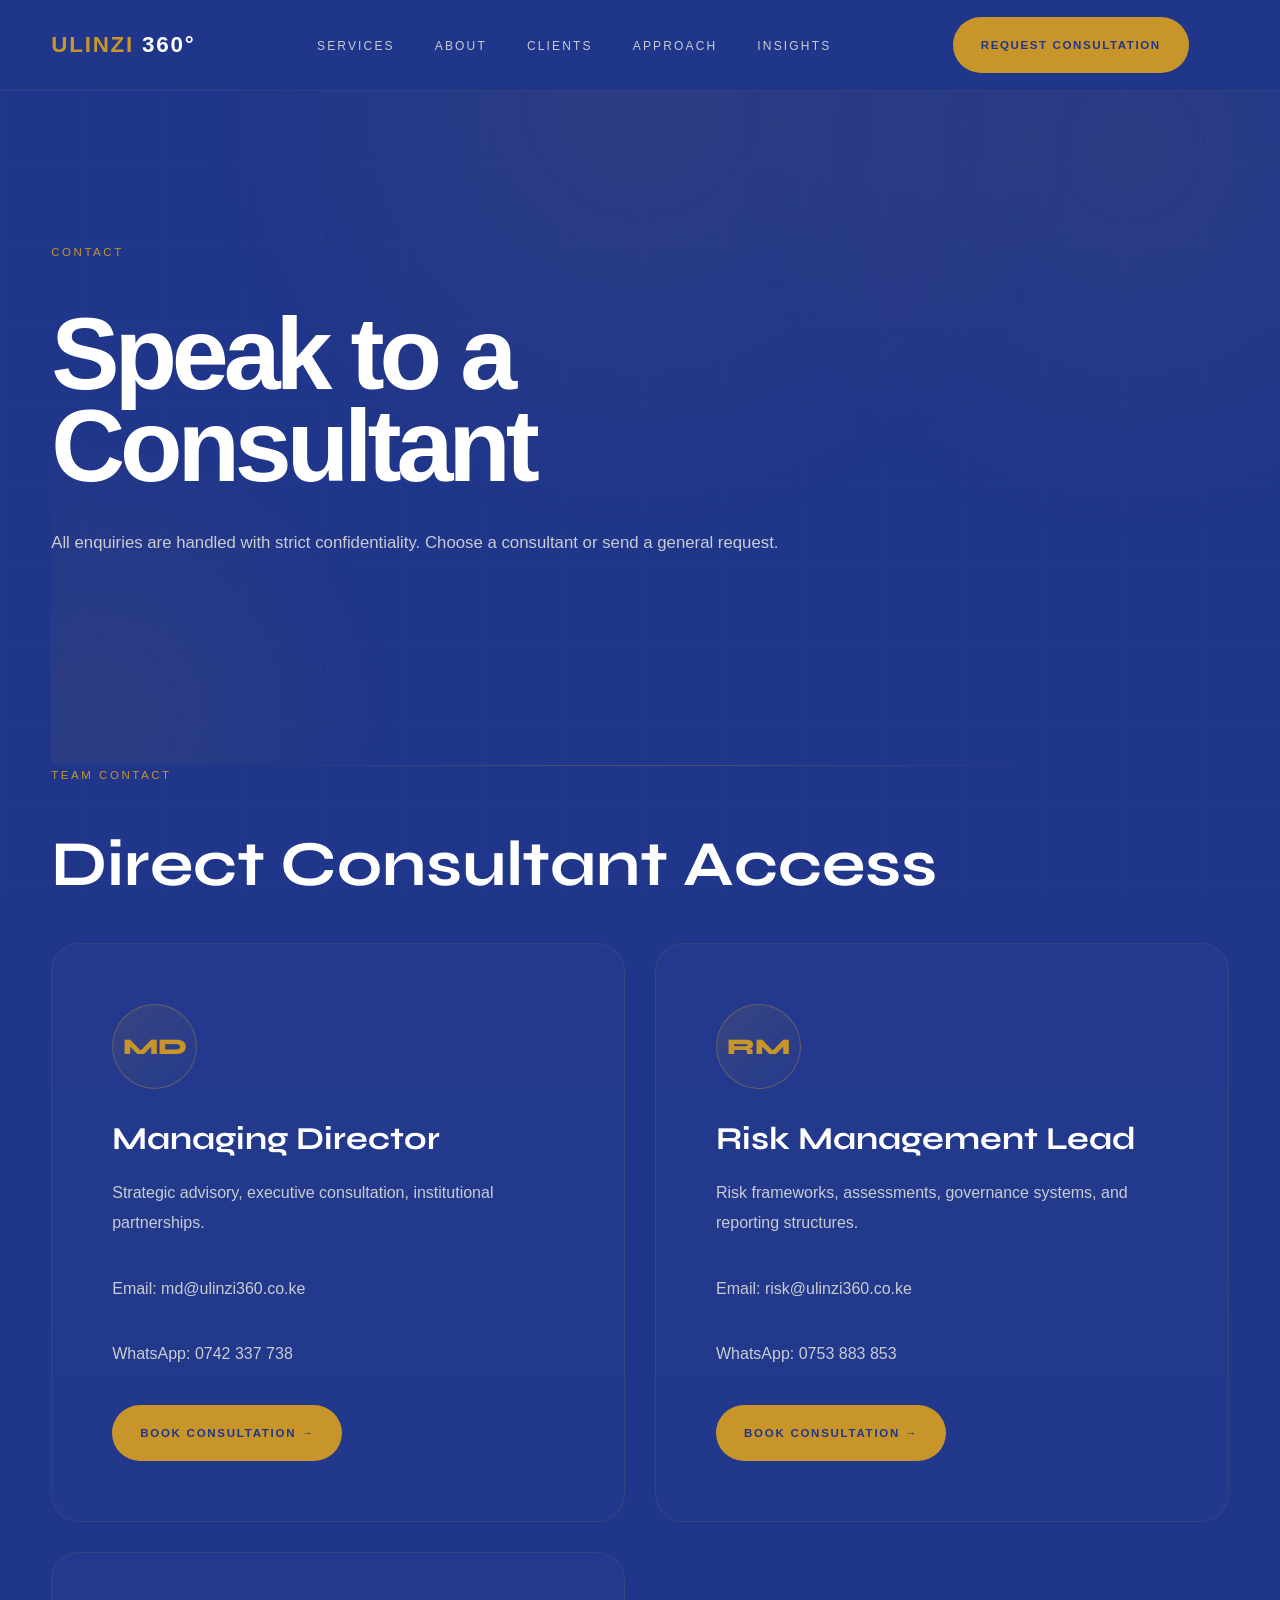
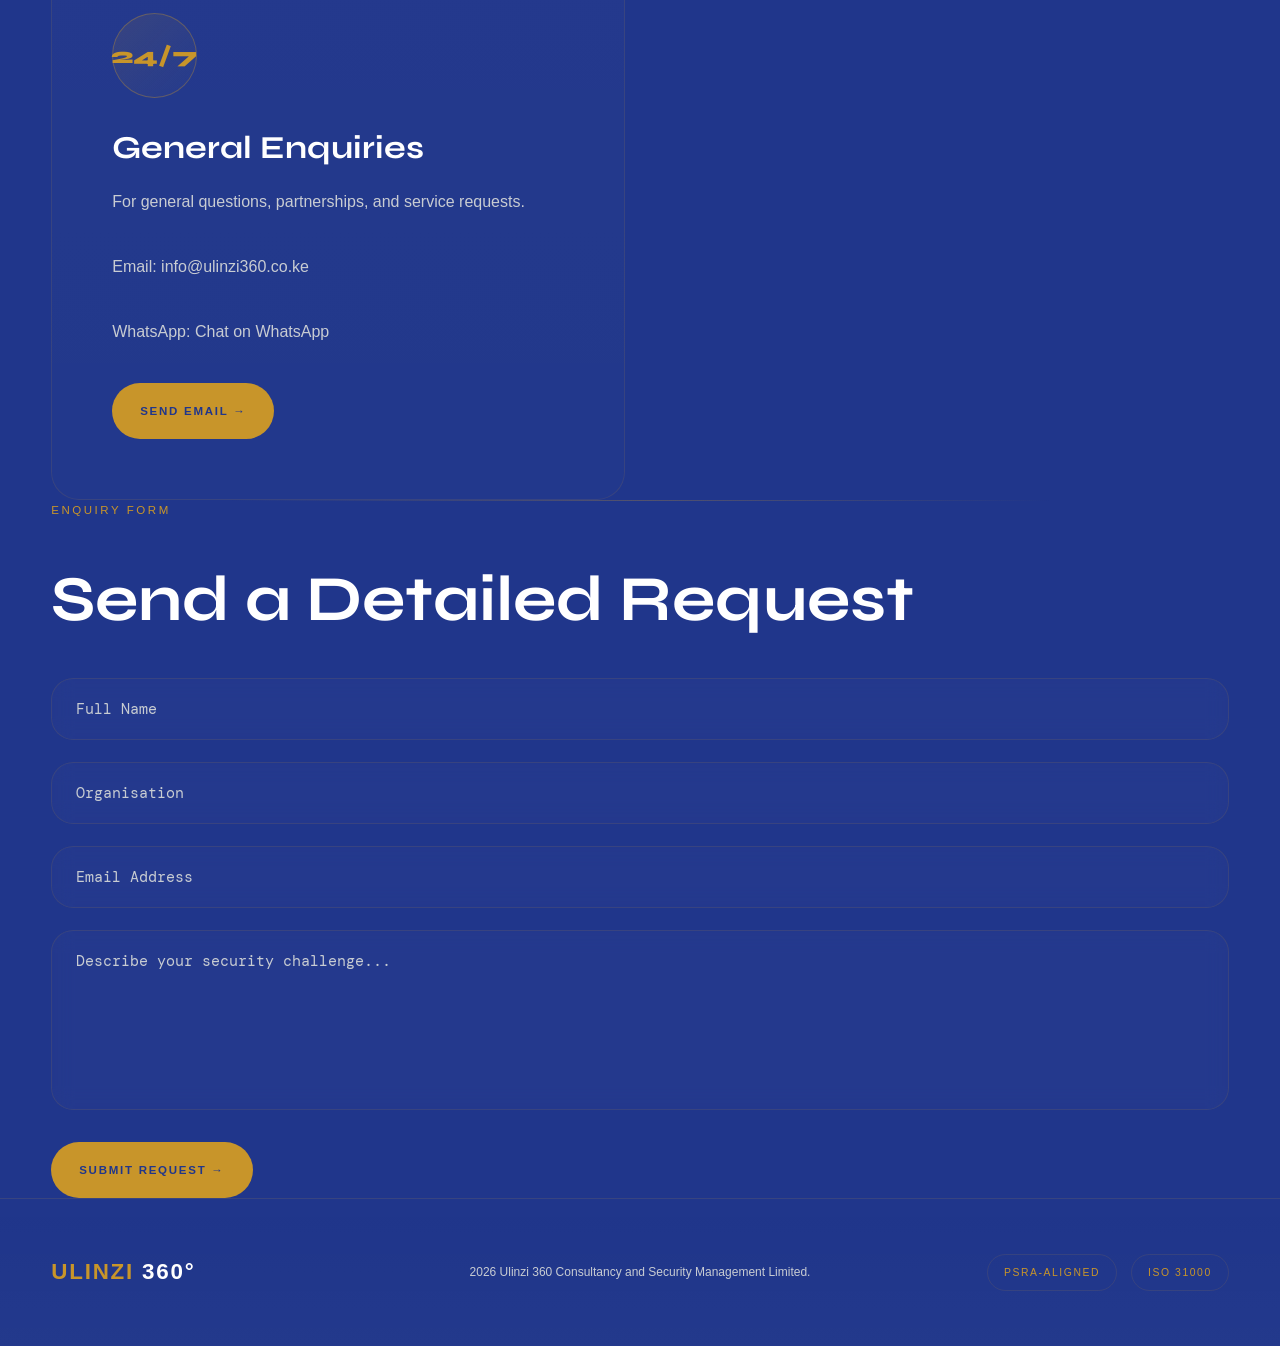
<file: contact.html>
<!DOCTYPE html>
<html lang="en">
<head>
  <meta charset="UTF-8" />
  <meta name="viewport" content="width=device-width, initial-scale=1.0" />

  <title>Contact | Ulinzi 360</title>

  <link rel="preconnect" href="https://fonts.googleapis.com" />
  <link rel="preconnect" href="https://fonts.gstatic.com" crossorigin />

  <link
    href="https://fonts.googleapis.com/css2?family=DM+Mono:wght@300;400&family=Syne:wght@700;800&display=swap"
    rel="stylesheet"
  />

  <link rel="stylesheet" href="css/style.css" />
</head>

<body>

<!-- NAV -->
<div id="header"></div>


<main>

<!-- HERO -->
<section class="page-hero container">

  <span class="section-label">CONTACT</span>

  <h1>Speak to a Consultant</h1>

  <p>
    All enquiries are handled with strict confidentiality.
    Choose a consultant or send a general request.
  </p>

</section>

<!-- CONSULTANTS -->
<section class="consultants container">

  <div class="section-top">
    <span class="section-label">TEAM CONTACT</span>
    <h2>Direct Consultant Access</h2>
  </div>

  <div class="team-grid">

    <!-- CONSULTANT 1 -->
    <article class="team-card">

      <div class="avatar">MD</div>

      <h3>Managing Director</h3>

      <p>
        Strategic advisory, executive consultation,
        institutional partnerships.
      </p>

      <div class="contact-box">

        <p>
          <span>Email:</span>

          <a href="mailto:md@ulinzi360.co.ke">
            md@ulinzi360.co.ke
          </a>
        </p>

        <p>
          <span>WhatsApp:</span>

          <a
            href="https://wa.me/254742337738"
            target="_blank"
          >
            0742 337 738
          </a>
        </p>

      </div>

      <a
        href="https://wa.me/254742337738?text=Hello%20Ulinzi%20360,%20I%20would%20like%20to%20book%20a%20consultation%20with%20the%20Managing%20Director."
        class="primary-btn"
        target="_blank"
      >
        Book Consultation →
      </a>

    </article>

    <!-- CONSULTANT 2 -->
    <article class="team-card">

      <div class="avatar">RM</div>

      <h3>Risk Management Lead</h3>

      <p>
        Risk frameworks, assessments, governance systems,
        and reporting structures.
      </p>

      <div class="contact-box">

        <p>
          <span>Email:</span>

          <a href="mailto:risk@ulinzi360.co.ke">
            risk@ulinzi360.co.ke
          </a>
        </p>

        <p>
          <span>WhatsApp:</span>

          <a
            href="https://wa.me/254753883853"
            target="_blank"
          >
            0753 883 853
          </a>
        </p>

      </div>

      <a
        href="https://wa.me/254753883853?text=Hello%20Ulinzi%20360,%20I%20would%20like%20to%20book%20a%20risk%20management%20consultation."
        class="primary-btn"
        target="_blank"
      >
        Book Consultation →
      </a>

    </article>

    <!-- GENERAL CONTACT -->
    <article class="team-card">

      <div class="avatar">24/7</div>

      <h3>General Enquiries</h3>

      <p>
        For general questions, partnerships,
        and service requests.
      </p>

      <div class="contact-box">

        <p>
          <span>Email:</span>

          <a href="mailto:info@ulinzi360.co.ke">
            info@ulinzi360.co.ke
          </a>
        </p>

        <p>
          <span>WhatsApp:</span>

          <a
            href="https://wa.me/254742337438"
            target="_blank"
          >
            Chat on WhatsApp
          </a>
        </p>

      </div>

      <a
        href="mailto:info@ulinzi360.co.ke"
        class="primary-btn"
      >
        Send Email →
      </a>

    </article>

  </div>

</section>

<!-- CONTACT FORM -->
<section class="contact-form-section container">

  <div class="section-top">
    <span class="section-label">ENQUIRY FORM</span>
    <h2>Send a Detailed Request</h2>
  </div>

  <form
    class="contact-form"
    action="mailto:info@ulinzi360.co.ke"
    method="post"
    enctype="text/plain"
  >

    <input
      type="text"
      name="full_name"
      placeholder="Full Name"
      required
    />

    <input
      type="text"
      name="organisation"
      placeholder="Organisation"
      required
    />

    <input
      type="email"
      name="email"
      placeholder="Email Address"
      required
    />

    <textarea
      name="message"
      placeholder="Describe your security challenge..."
      required
    ></textarea>

    <button type="submit" class="primary-btn">
      Submit Request →
    </button>

  </form>

</section>

</main>

<!-- FOOTER -->
<div id="footer"></div>

<script src="js/includes.js"></script>
<script src="js/script.js"></script>

</body>
</html>
</file>
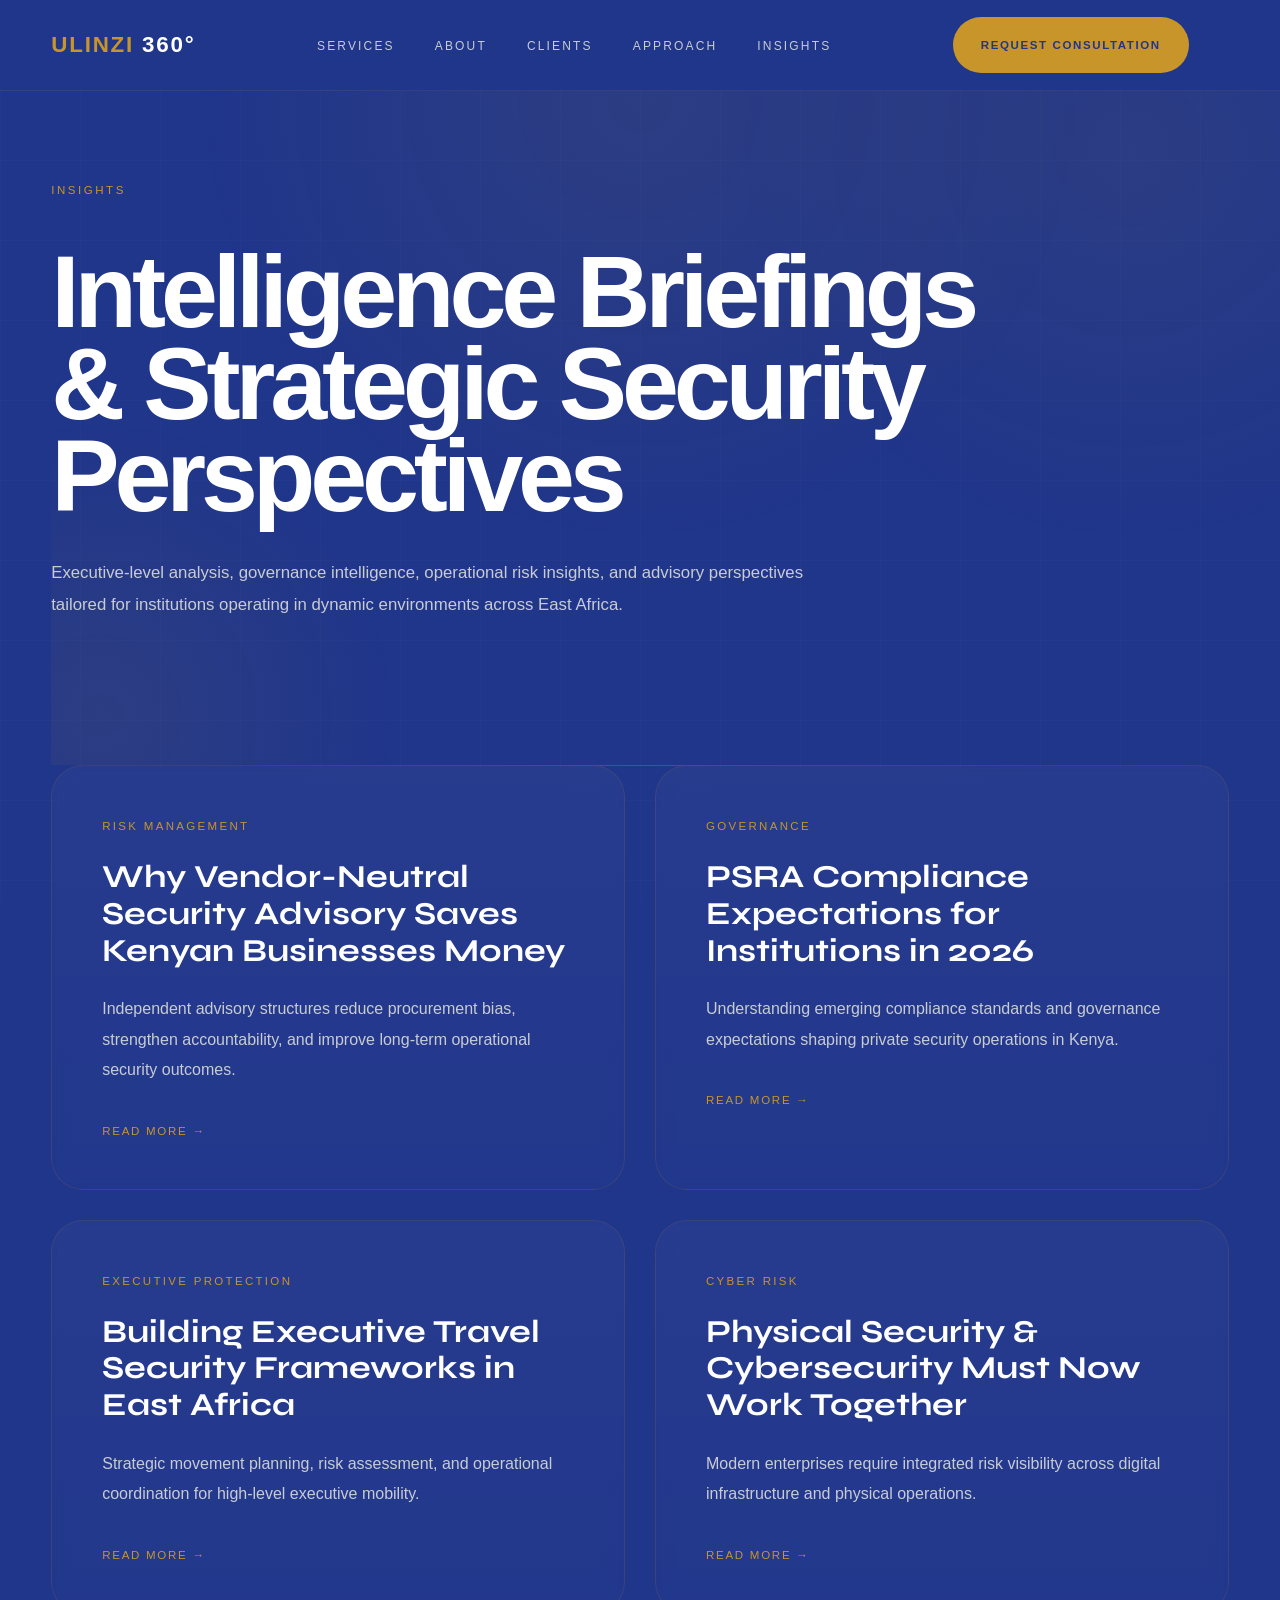
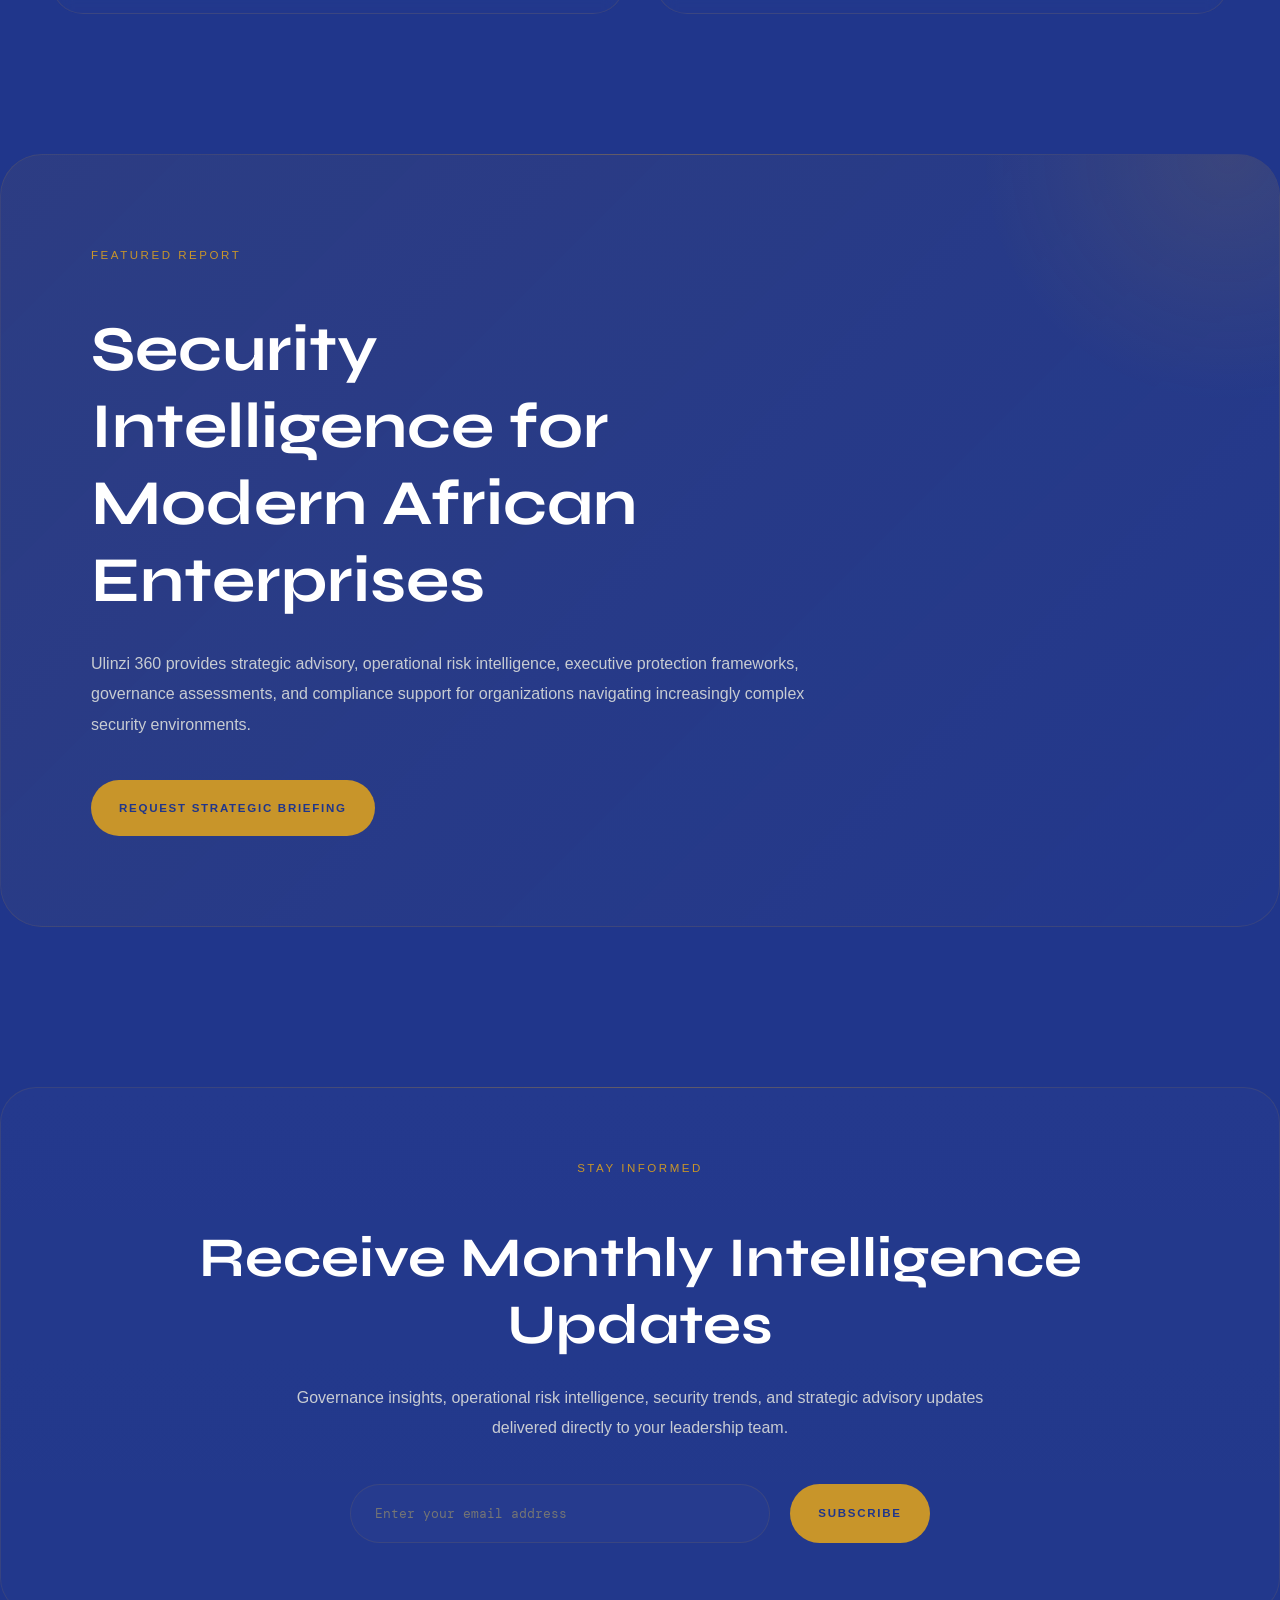
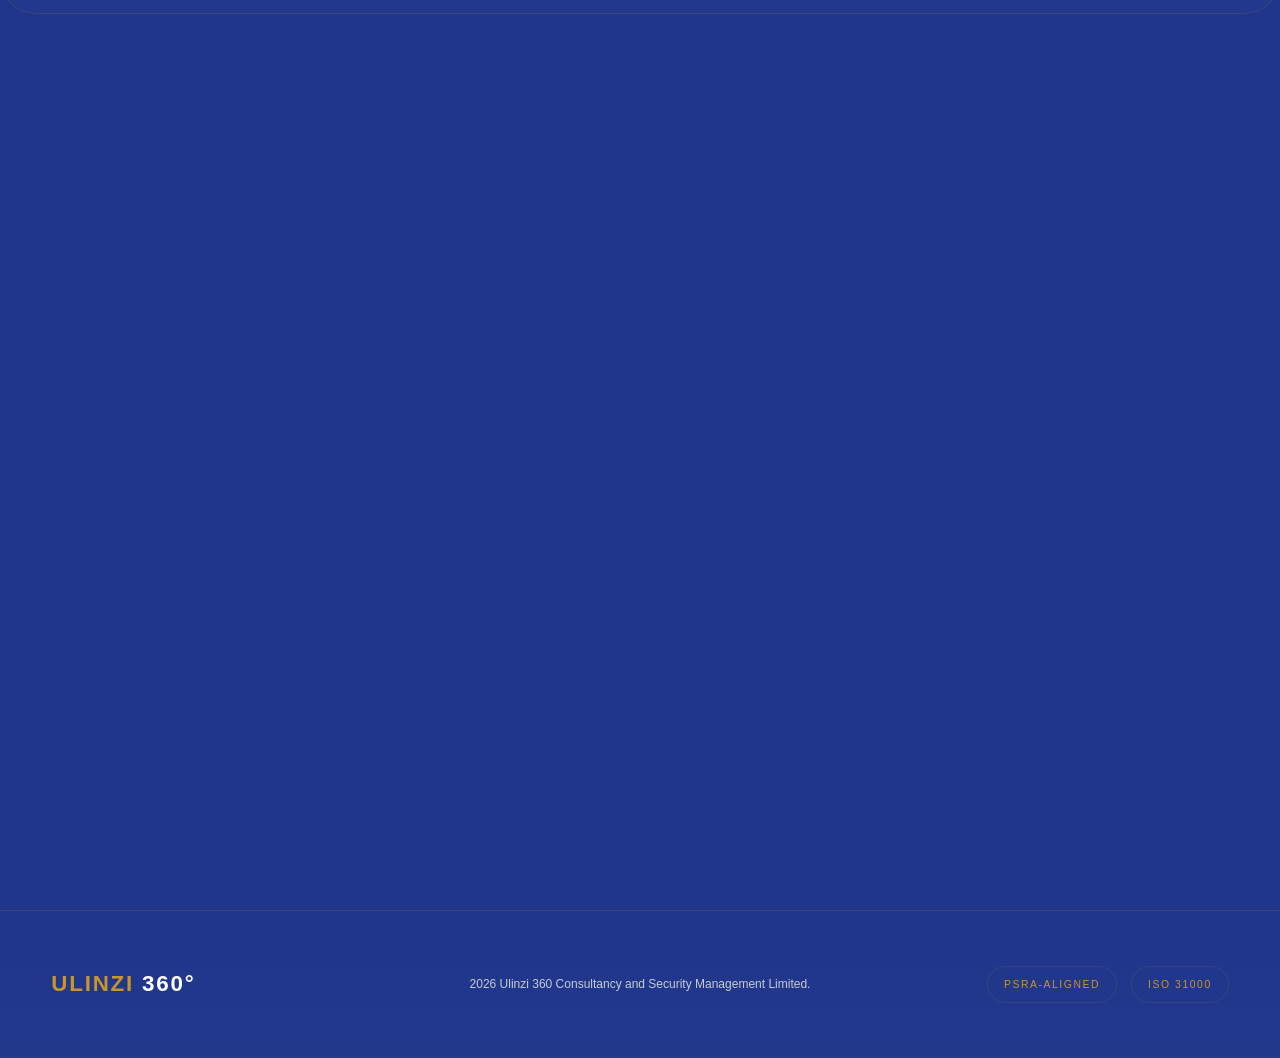
<file: insights.html>
<!DOCTYPE html>
<html lang="en">
<head>

  <meta charset="UTF-8">
  <meta name="viewport" content="width=device-width, initial-scale=1.0">

  <title>Insights | Ulinzi 360</title>

  <meta
    name="description"
    content="Security intelligence briefings, governance insights, and strategic advisory perspectives from Ulinzi 360."
  >

  <!-- FONTS -->

  <link
    rel="preconnect"
    href="https://fonts.googleapis.com"
  >

  <link
    rel="preconnect"
    href="https://fonts.gstatic.com"
    crossorigin
  >

  <link
    href="https://fonts.googleapis.com/css2?family=DM+Mono:wght@300;400;500&family=Syne:wght@400;500;700;800&display=swap"
    rel="stylesheet"
  >

  <!-- CSS -->

  <link rel="stylesheet" href="css/style.css">

</head>

<body>

  <!-- HEADER -->

<div id="header"></div>

<main>
  <!-- HERO -->

  <section class="page-hero container">

    <span class="section-label">
      INSIGHTS
    </span>

    <h1>
      Intelligence Briefings &
      Strategic Security Perspectives
    </h1>

    <p>
      Executive-level analysis, governance intelligence,
      operational risk insights, and advisory perspectives
      tailored for institutions operating in dynamic
      environments across East Africa.
    </p>

  </section>

  <!-- BLOG GRID -->

  <section class="blog-grid container ">

    <article class="blog-card">

      <span class="blog-tag">
        RISK MANAGEMENT
      </span>

      <h3>
        Why Vendor-Neutral Security Advisory Saves Kenyan Businesses Money
      </h3>

      <p>
        Independent advisory structures reduce procurement
        bias, strengthen accountability, and improve long-term
        operational security outcomes.
      </p>

      <a href="#">
        Read More →
      </a>

    </article>

    <article class="blog-card">

      <span class="blog-tag">
        GOVERNANCE
      </span>

      <h3>
        PSRA Compliance Expectations for Institutions in 2026
      </h3>

      <p>
        Understanding emerging compliance standards and
        governance expectations shaping private security
        operations in Kenya.
      </p>

      <a href="#">
        Read More →
      </a>

    </article>

    <article class="blog-card">

      <span class="blog-tag">
        EXECUTIVE PROTECTION
      </span>

      <h3>
        Building Executive Travel Security Frameworks in East Africa
      </h3>

      <p>
        Strategic movement planning, risk assessment,
        and operational coordination for high-level
        executive mobility.
      </p>

      <a href="#">
        Read More →
      </a>

    </article>

    <article class="blog-card">

      <span class="blog-tag">
        CYBER RISK
      </span>

      <h3>
        Physical Security & Cybersecurity Must Now Work Together
      </h3>

      <p>
        Modern enterprises require integrated risk visibility
        across digital infrastructure and physical operations.
      </p>

      <a href="#">
        Read More →
      </a>

    </article>

  </section>

  <!-- FEATURED REPORT -->

  <section class="featured-insight">

    <div class="featured-content">

      <span class="section-label">
        FEATURED REPORT
      </span>

      <h2>
        Security Intelligence for
        Modern African Enterprises
      </h2>

      <p>
        Ulinzi 360 provides strategic advisory,
        operational risk intelligence, executive protection
        frameworks, governance assessments, and compliance
        support for organizations navigating increasingly
        complex security environments.
      </p>

      <a href="contact.html" class="primary-btn">
        Request Strategic Briefing
      </a>

    </div>

  </section>

  <!-- NEWSLETTER -->

  <section class="insight-newsletter">

    <div class="newsletter-box">

      <span class="section-label">
        STAY INFORMED
      </span>

      <h2>
        Receive Monthly Intelligence Updates
      </h2>

      <p>
        Governance insights, operational risk intelligence,
        security trends, and strategic advisory updates
        delivered directly to your leadership team.
      </p>

      <form class="newsletter-form">

        <input
          type="email"
          placeholder="Enter your email address"
        >

        <button class="primary-btn">
          Subscribe
        </button>

      </form>

    </div>

  </section>

  <!-- CTA -->

  <section class="services-cta container reveal">

    <div class="trust-box">

      <h2>
        Strategic Security Starts With Intelligence
      </h2>

      <p>
        Ulinzi 360 partners with organizations,
        institutions, and leadership teams to deliver
        advisory-first security strategies built for
        long-term resilience and operational confidence.
      </p>

      <a href="contact.html" class="primary-btn">
        Schedule Consultation
      </a>

    </div>

  </section>



</main>

  <div id="footer"></div>

<script src="js/includes.js"></script>
<script src="js/script.js"></script>


</body>
</html>
</file>
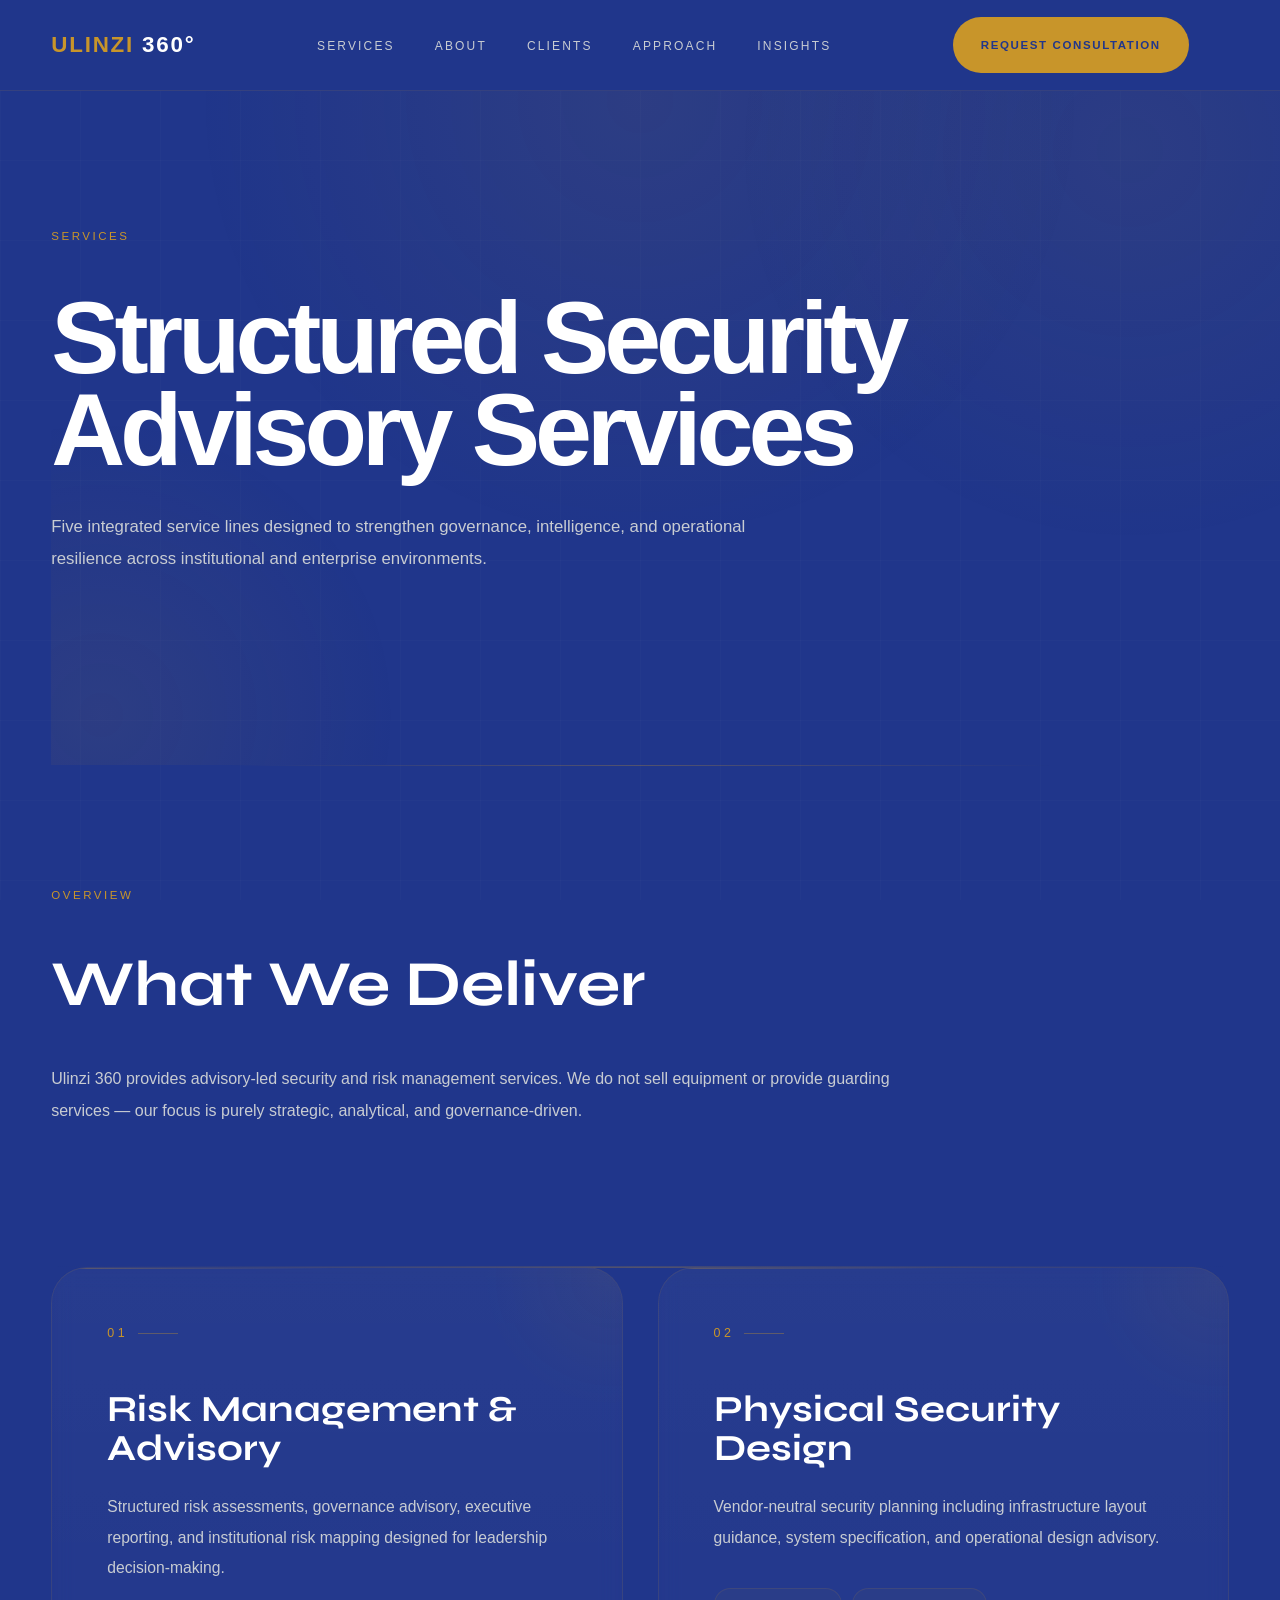
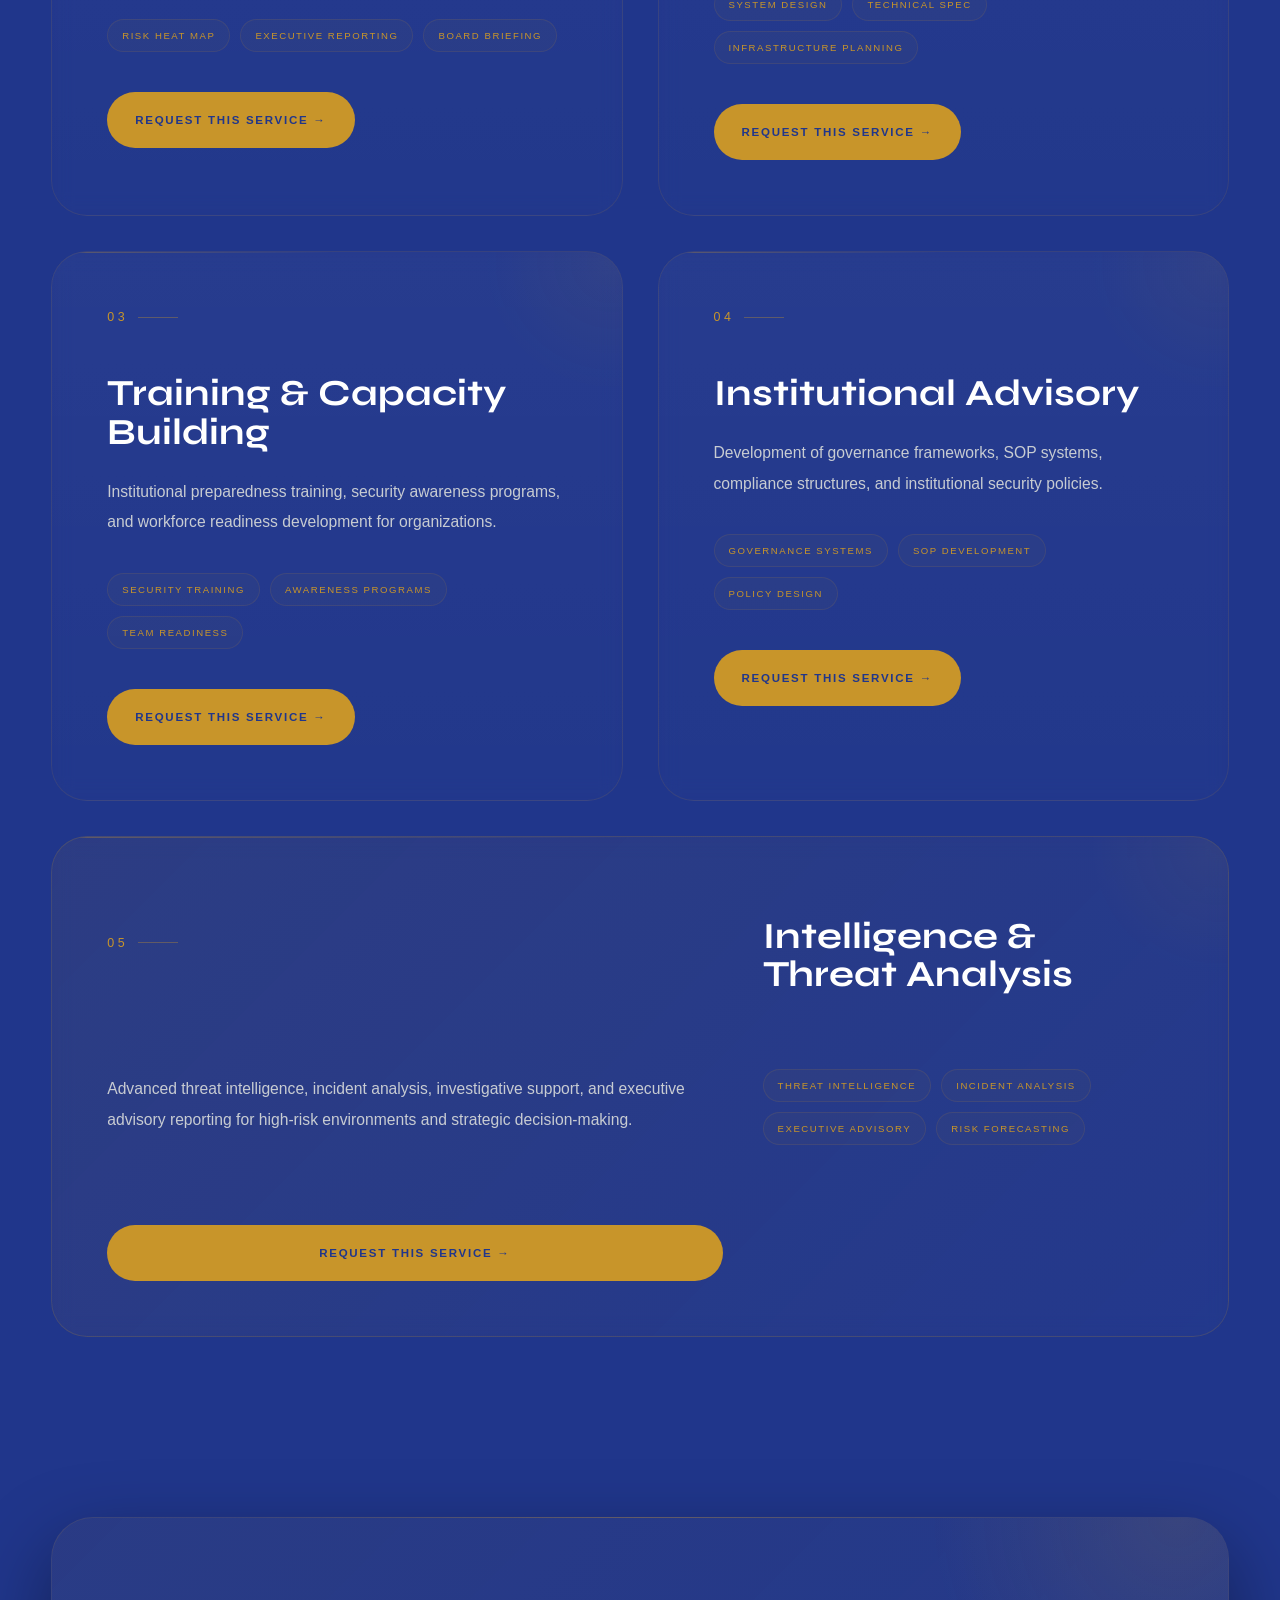
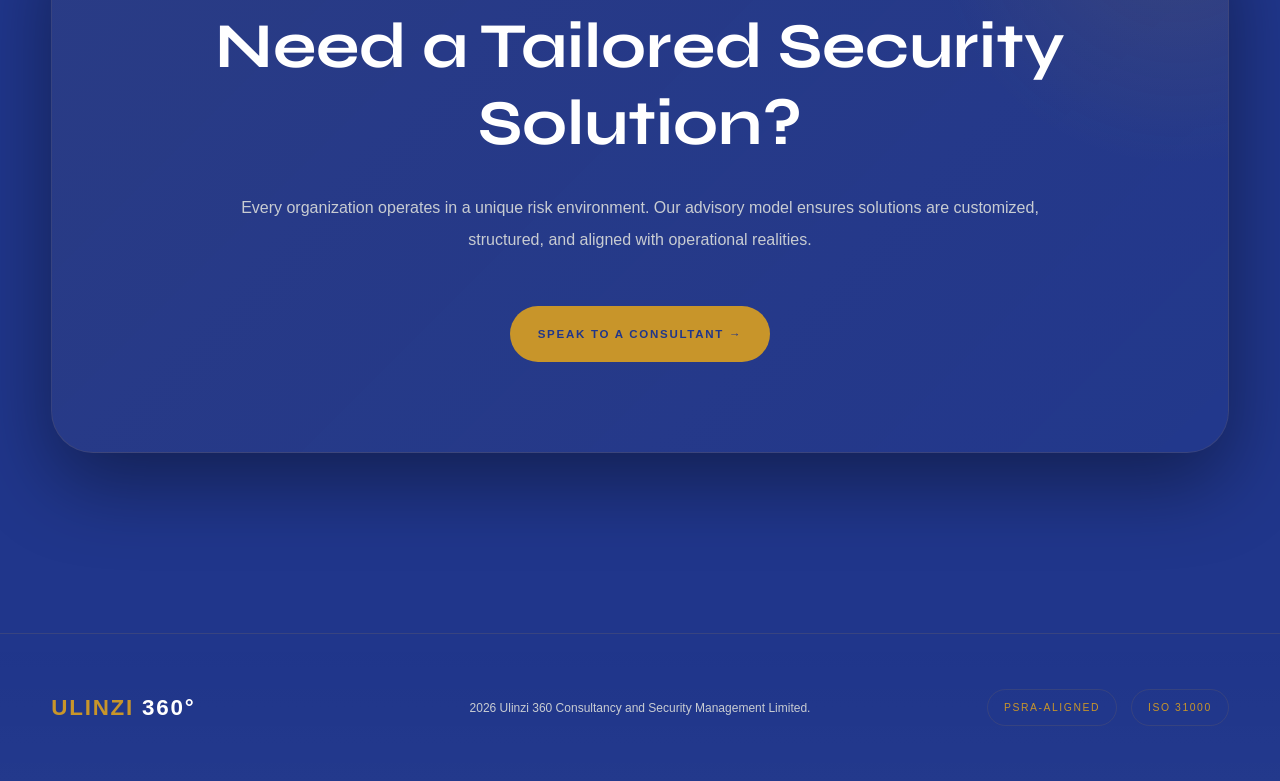
<file: services.html>
<!DOCTYPE html>
<html lang="en">
<head>
  <meta charset="UTF-8">
  <meta name="viewport" content="width=device-width, initial-scale=1.0">

  <title>Services | Ulinzi 360</title>

  <link rel="preconnect" href="https://fonts.googleapis.com">
  <link rel="preconnect" href="https://fonts.gstatic.com" crossorigin>

  <link href="https://fonts.googleapis.com/css2?family=DM+Mono:wght@300;400&family=Syne:wght@700;800&display=swap" rel="stylesheet">

  <link rel="stylesheet" href="css/style.css">
</head>

<body>

<!-- NAV -->
<div id="header"></div>

<main>

<!-- HERO -->
<section class="page-hero container">

  <span class="section-label">SERVICES</span>

  <h1>
    Structured Security <br>
    Advisory Services
  </h1>

  <p>
    Five integrated service lines designed to strengthen governance, intelligence, and operational
    resilience across institutional and enterprise environments.
  </p>

</section>

<!-- INTRO -->
<section class="services-intro container">

  <div class="section-top">
    <span class="section-label">OVERVIEW</span>
    <h2>What We Deliver</h2>
  </div>

  <p>
    Ulinzi 360 provides advisory-led security and risk management services. We do not sell equipment or
    provide guarding services — our focus is purely strategic, analytical, and governance-driven.
  </p>

</section>

<!-- SERVICES GRID -->
<section class="service-page container">

  <!-- SERVICE 01 -->
  <article class="service-detail">

    <span class="service-number">01</span>

    <h2>Risk Management & Advisory</h2>

    <p>
      Structured risk assessments, governance advisory, executive reporting, and institutional risk
      mapping designed for leadership decision-making.
    </p>

    <div class="tags">
      <span>RISK HEAT MAP</span>
      <span>EXECUTIVE REPORTING</span>
      <span>BOARD BRIEFING</span>
    </div>

    <a href="contact.html" class="primary-btn">Request This Service →</a>

  </article>

  <!-- SERVICE 02 -->
  <article class="service-detail">

    <span class="service-number">02</span>

    <h2>Physical Security Design</h2>

    <p>
      Vendor-neutral security planning including infrastructure layout guidance, system specification,
      and operational design advisory.
    </p>

    <div class="tags">
      <span>SYSTEM DESIGN</span>
      <span>TECHNICAL SPEC</span>
      <span>INFRASTRUCTURE PLANNING</span>
    </div>

    <a href="contact.html" class="primary-btn">Request This Service →</a>

  </article>

  <!-- SERVICE 03 -->
  <article class="service-detail">

    <span class="service-number">03</span>

    <h2>Training & Capacity Building</h2>

    <p>
      Institutional preparedness training, security awareness programs, and workforce readiness
      development for organizations.
    </p>

    <div class="tags">
      <span>SECURITY TRAINING</span>
      <span>AWARENESS PROGRAMS</span>
      <span>TEAM READINESS</span>
    </div>

    <a href="contact.html" class="primary-btn">Request This Service →</a>

  </article>

  <!-- SERVICE 04 -->
  <article class="service-detail">

    <span class="service-number">04</span>

    <h2>Institutional Advisory</h2>

    <p>
      Development of governance frameworks, SOP systems, compliance structures, and institutional
      security policies.
    </p>

    <div class="tags">
      <span>GOVERNANCE SYSTEMS</span>
      <span>SOP DEVELOPMENT</span>
      <span>POLICY DESIGN</span>
    </div>

    <a href="contact.html" class="primary-btn">Request This Service →</a>

  </article>

  <!-- SERVICE 05 (FULL WIDTH PREMIUM) -->
  <article class="service-detail full">

    <span class="service-number">05</span>

    <h2>Intelligence & Threat Analysis</h2>

    <p>
      Advanced threat intelligence, incident analysis, investigative support, and executive advisory
      reporting for high-risk environments and strategic decision-making.
    </p>

    <div class="tags">
      <span>THREAT INTELLIGENCE</span>
      <span>INCIDENT ANALYSIS</span>
      <span>EXECUTIVE ADVISORY</span>
      <span>RISK FORECASTING</span>
    </div>

    <a href="contact.html" class="primary-btn">Request This Service →</a>

  </article>

</section>

<!-- FINAL CTA -->
<section class="services-cta container">

  <div class="trust-box">

    <h2>Need a Tailored Security Solution?</h2>

    <p>
      Every organization operates in a unique risk environment. Our advisory model ensures solutions
      are customized, structured, and aligned with operational realities.
    </p>

    <a href="contact.html" class="primary-btn">Speak to a Consultant →</a>

  </div>

</section>

</main>

<!-- FOOTER -->
<div id="footer"></div>

<script src="js/includes.js"></script>
<script src="js/script.js"></script>

</body>
</html>
</file>
<file: css/style.css>
:root{
  --bg-primary:#20368b;

  --bg-secondary:#1f3a58;

  --gold:#C8952A;
  --gold-light:#E2B04A;
  --gold-dim:#8A6318;

  --text:#ffffff;
  --muted:#c8ccd2;

  --line:rgba(200,149,42,0.12);

  --radius:28px;

}

/* RESET */

*{
  margin:0;
  padding:0;
  box-sizing:border-box;

  transition:
  background-color .35s ease,
  border-color .35s ease,
  color .35s ease,
  transform .45s cubic-bezier(.22,.61,.36,1);
}

html{
  scroll-behavior:smooth;
}

body{
  background:var(--bg-primary);
  color:var(--text);
  font-family: 'Poppins', sans-serif;
  font-size: 400 1rem;
  overflow-x:hidden;
  position:relative;
}

/* GRID BACKGROUND */

body::before{
  content:"";
  position:fixed;
  inset:0;

  background-image:
  linear-gradient(rgba(255,255,255,0.015) 1px, transparent 1px),
  linear-gradient(90deg, rgba(255,255,255,0.015) 1px, transparent 1px);

  background-size:80px 80px;

  pointer-events:none;
  z-index:-3;
}

/* GLOW */

body::after{
  content:"";
  position:fixed;

  width:800px;
  height:800px;

  background:
  radial-gradient(circle,
  rgba(200,149,42,0.07),
  transparent 70%);

  top:-250px;
  right:-250px;

  z-index:-2;
}

a{
  text-decoration:none;
  color:inherit;
}

img{
  width:100%;
  display:block;
}

p{
  line-height:1.9;
  font-size:1rem;
}

.container{
  width:min(1400px,92%);
  margin:auto;
}

/* GLOBAL SECTION FLOW */

section{
  position:relative;
}

section::before{
  content:"";
  position:absolute;

  top:0;
  left:50%;

  transform:translateX(-50%);

  width:70%;
  height:1px;

  background:
  linear-gradient(
    90deg,
    transparent,
  rgba(200,149,42,0.3),
    transparent
  );
}

/* HEADER */

.header{
  position:fixed;
  top:0;
  left:0;
  width:100%;
  z-index:999;

  background:var(--bg-primary);

  backdrop-filter:blur(14px);

  border-bottom:1px solid var(--line);
}

.navbar{
  height:90px;

  display:grid;
  grid-template-columns:auto 1fr auto auto;

  align-items:center;
  gap:40px;
}

.logo{
  font-family: 'Montserrat', sans-serif;
  font-weight:800;
  font-size:1.4rem;
  letter-spacing:0.08em;
}

.gold{
  color:var(--gold);
}

.white{
  color:var(--text);
}

.nav-links{
  display:flex;
  justify-content:center;
  gap:40px;
  list-style:none;
}

.nav-links a{
  color:var(--muted);

  font-size:.75rem;
  text-transform:uppercase;
  letter-spacing:.18em;

  position:relative;
}

.nav-links a::after{
  content:"";
  position:absolute;
  bottom:-10px;
  left:0;

  width:0;
  height:1px;

  background:var(--gold);

  transition:.4s ease;
}

.nav-links a:hover{
  color:var(--text);
}

.nav-links a:hover::after{
  width:100%;
}

.nav-btn,
.primary-btn{
  padding:18px 28px;

  background:var(--gold);

  color:var(--bg-primary);

  border:none;

  text-transform:uppercase;
  letter-spacing:.14em;
  font-size:.72rem;

  border-radius:100px;

  font-weight:bold;

  display:inline-flex;
  align-items:center;
  justify-content:center;
  gap:10px;
}

.nav-btn:hover,
.primary-btn:hover{
  transform:translateY(-4px);
  box-shadow:0 20px 40px rgba(200,149,42,0.2);
}

.menu-btn{
  display:none;

  background:none;
  border:none;

  color:var(--text);

  font-size:2rem;
  cursor:pointer;
}

/* MOBILE MENU */

.mobile-menu{
  position:fixed;
  inset:0;

  background:rgba(5,12,26,0.98);

  z-index:998;

  display:none;
  flex-direction:column;
  justify-content:center;
  align-items:center;

  gap:40px;
}

.mobile-menu.active{
  display:flex;
}

.mobile-menu a{
  font-size:1.2rem;
  text-transform:uppercase;
  letter-spacing:.15em;
}

/* PAGE HERO */

.page-hero{
  min-height:85vh;

  display:flex;
  flex-direction:column;
  justify-content:center;

  padding-top:160px;
  padding-bottom:120px;
}

.section-label{
  color:var(--gold);

  text-transform:uppercase;
  letter-spacing:.22em;

  font-size:.72rem;

  margin-bottom:25px;

  display:inline-block;
}

.page-hero h1{
  font-family: 'Poppins', sans-serif;
  
  font-weight: 700;

  font-size:clamp(3.5rem,8vw,7rem);

  line-height:.95;

  margin-bottom:35px;

  letter-spacing:-.05em;

  max-width:1000px;
}

.page-hero p{
  max-width:760px;
  color:var(--muted);
}

/* INTRO */

.clients-intro,
.services-intro{
  padding:120px 0;
}

.section-top h2{
  font-family:'Syne', sans-serif;

  font-size:clamp(2rem,5vw,4rem);

  margin:20px 0 40px;
}

.section-top p,
.clients-intro p,
.services-intro p{
  max-width:850px;
  color:var(--muted);
}

/* CLIENTS GRID */

.clients-grid{
  display:grid;
  grid-template-columns:repeat(2,1fr);
  gap:30px;

  padding-bottom:140px;
}

.client-card{
  border:1px solid var(--line);

  padding:50px;

  border-radius:var(--radius);

  background:
  linear-gradient(
  180deg,
  rgba(255,255,255,0.02),
  rgba(255,255,255,0.01)
  );

  backdrop-filter:blur(8px);

  position:relative;
  overflow:hidden;
}

.client-card::after{
  content:"";
  position:absolute;

  inset:0;

  background:
  linear-gradient(
  135deg,
  rgba(200,149,42,0.08),
  transparent 40%
  );

  opacity:0;

  transition:.5s ease;
}

.client-card:hover{
  transform:translateY(-12px);
  border-color:rgba(200,149,42,0.4);
}

.client-card:hover::after{
  opacity:1;
}

.client-number{
  color:var(--gold);

  font-size:.8rem;
  letter-spacing:.25em;
}

.client-card h3{
  font-family:'Syne', sans-serif;

  font-size:2rem;

  margin:25px 0;
}

.client-card p{
  color:var(--muted);
}

/* SERVICE PAGE */

.service-page{
  display:grid;
  grid-template-columns:repeat(2,1fr);
  gap:30px;

  padding-bottom:140px;
}

.service-detail{
  border:1px solid var(--line);

  padding:50px;

  border-radius:var(--radius);

  background:
  linear-gradient(
  180deg,
  rgba(255,255,255,0.02),
  rgba(255,255,255,0.01)
  );

  backdrop-filter:blur(8px);

  position:relative;
  overflow:hidden;
}

.service-detail:hover{
  transform:translateY(-12px);
  border-color:rgba(200,149,42,0.35);
}

.service-detail.full{
  grid-column:span 2;
}

.service-number{
  color:var(--gold);

  font-size:.8rem;
  letter-spacing:.25em;
}

.service-detail h2{
  font-family:'Syne', sans-serif;

  font-size:2.3rem;

  margin:25px 0;
}

.service-detail p{
  color:var(--muted);

  margin-bottom:35px;
}

/* TAGS */

.tags{
  display:flex;
  flex-wrap:wrap;
  gap:14px;

  margin-bottom:40px;
}

.tags span{
  border:1px solid var(--line);

  padding:12px 18px;

  border-radius:100px;

  color:var(--gold);

  font-size:.68rem;
  letter-spacing:.15em;

  background:rgba(200,149,42,0.04);
}

/* TRUST BOX */

.clients-trust,
.services-cta{
  padding-bottom:160px;
}

.trust-box{
  border:1px solid var(--line);

  border-radius:40px;

  padding:80px;

  background:
  linear-gradient(
    135deg,
  rgba(200,149,42,0.06),
  rgba(255,255,255,0.01)
  );

  text-align:center;

  position:relative;
  overflow:hidden;
}

.trust-box::before{
  content:"";
  position:absolute;

  width:500px;
  height:500px;

  background:
  radial-gradient(circle,
  rgba(200,149,42,0.12),
  transparent 70%);

  top:-250px;
  right:-200px;
}

.trust-box h2{
  font-family:'Syne', sans-serif;

  font-size:clamp(2rem,5vw,4rem);

  margin-bottom:30px;

  position:relative;
}

.trust-box p{
  color:var(--muted);

  max-width:850px;

  margin:auto auto 40px;

  position:relative;
}

/* FOOTER */

.footer{
  border-top:1px solid var(--line);

  padding:50px 0;
}

.footer-grid{
  display:grid;
  grid-template-columns:1fr 1fr 1fr;

  align-items:center;
}

.footer-center{
  text-align:center;

  color:var(--muted);

  font-size:.75rem;
}

.footer-tags{
  display:flex;
  justify-content:flex-end;
  gap:15px;
}

.footer-tags span{
  border:1px solid var(--line);

  padding:12px 16px;

  border-radius:100px;

  color:var(--gold);

  font-size:.65rem;
  letter-spacing:.15em;
}

/* SCROLL REVEAL */

.reveal{
  opacity:0;
  transform:translateY(40px);
  transition:all .9s cubic-bezier(.22,.61,.36,1);
}

.reveal.active{
  opacity:1;
  transform:translateY(0);
}

/* MOBILE */

@media(max-width:1000px){

  .nav-links,
  .nav-btn{
    display:none;
  }

  .menu-btn{
    display:block;
  }

  .clients-grid,
  .service-page{
    grid-template-columns:1fr;
  }

  .service-detail.full{
    grid-column:span 1;
  }

  .footer-grid{
    grid-template-columns:1fr;

    text-align:center;
    gap:30px;
  }

  .footer-tags{
    justify-content:center;
  }

}

@media(max-width:700px){

  .page-hero{
    min-height:auto;

    padding-top:140px;
    padding-bottom:100px;
  }

  .page-hero h1{
    line-height:1.05;
  }

  .clients-intro,
  .services-intro{
    padding:100px 0;
  }

  .client-card,
  .service-detail,
  .trust-box{
    padding:35px;
  }

  .service-detail h2{
    font-size:1.8rem;
  }

  .client-card h3{
    font-size:1.7rem;
  }

  .trust-box{
    border-radius:28px;
  }

  .footer{
    padding:40px 0;
  }

}


/* ABOUT STORY */

.about-story{
  padding:140px 0;
}

.about-story p{
  max-width:950px;

  color:var(--muted);

  font-size:1.05rem;
  line-height:2;
}

/* ABOUT GRID */

.about-grid{
  display:grid;
  grid-template-columns:repeat(2,1fr);
  gap:30px;

  padding-bottom:140px;
}

.about-card{
  position:relative;

  border:1px solid var(--line);

  padding:50px;

  border-radius:var(--radius);

  overflow:hidden;

  background:
  linear-gradient(
  180deg,
  rgba(255,255,255,0.02),
  rgba(255,255,255,0.01)
  );

  backdrop-filter:blur(8px);
}

.about-card::before{
  content:"";

  position:absolute;
  inset:0;

  background:
  linear-gradient(
  135deg,
  rgba(200,149,42,0.08),
  transparent 45%
  );

  opacity:0;

  transition:.5s ease;
}

.about-card:hover{
  transform:translateY(-12px);

  border-color:rgba(200,149,42,0.35);
}

.about-card:hover::before{
  opacity:1;
}

.about-number{
  color:var(--gold);

  letter-spacing:.25em;
  font-size:.8rem;
}

.about-card h3{
  font-family:'Syne', sans-serif;

  font-size:2rem;

  margin:25px 0;
}

.about-card p{
  color:var(--muted);
}

/* TIMELINE */

.timeline{
  padding-bottom:160px;
}

.timeline-grid{
  position:relative;

  display:grid;
  grid-template-columns:repeat(2,1fr);

  gap:30px;
}

.timeline-item{
  position:relative;

  border:1px solid var(--line);

  border-radius:var(--radius);

  padding:45px;

  overflow:hidden;

  background:
  linear-gradient(
  180deg,
  rgba(255,255,255,0.02),
  rgba(255,255,255,0.01)
  );
}

.timeline-item::before{
  content:"";

  position:absolute;

  width:200px;
  height:200px;

  background:
  radial-gradient(circle,
  rgba(200,149,42,0.08),
  transparent 70%);

  top:-100px;
  right:-100px;
}

.timeline-item:hover{
  transform:translateY(-10px);

  border-color:rgba(200,149,42,0.35);
}

.timeline-item h3{
  color:var(--gold);

  font-family:'Syne', sans-serif;

  font-size:2.2rem;

  margin-bottom:20px;
}

.timeline-item p{
  color:var(--muted);
}

/* TEAM SECTION */

.team-section{
  padding-bottom:180px;
}

.team-grid{
  display:grid;
  grid-template-columns:repeat(2,1fr);
  gap:30px;
}

.team-card{
  position:relative;

  border:1px solid var(--line);

  border-radius:var(--radius);

  padding:60px;

  overflow:hidden;

  background:
  linear-gradient(
  180deg,
  rgba(255,255,255,0.02),
  rgba(255,255,255,0.01)
  );

  text-align:left;
}

.team-card::after{
  content:"";

  position:absolute;

  inset:0;

  background:
  linear-gradient(
  135deg,
  rgba(200,149,42,0.08),
  transparent 40%
  );

  opacity:0;

  transition:.5s ease;
}

.team-card:hover{
  transform:translateY(-12px);

  border-color:rgba(200,149,42,0.4);
}

.team-card:hover::after{
  opacity:1;
}

.avatar{
  width:85px;
  height:85px;

  border-radius:50%;

  border:1px solid rgba(200,149,42,0.35);

  display:flex;
  align-items:center;
  justify-content:center;

  color:var(--gold);

  font-family:'Syne', sans-serif;
  font-size:1.4rem;
  font-weight:800;

  margin-bottom:30px;

  background:
  linear-gradient(
  135deg,
  rgba(200,149,42,0.12),
  rgba(255,255,255,0.01)
  );
}

.team-card h3{
  font-family:'Syne', sans-serif;

  font-size:2rem;

  margin-bottom:20px;
}

.team-card p{
  color:var(--muted);

  margin-bottom:35px;
}

.team-tag{
  display:inline-flex;
  align-items:center;
  justify-content:center;

  border:1px solid var(--line);

  border-radius:100px;

  padding:12px 18px;

  color:var(--gold);

  font-size:.68rem;
  letter-spacing:.15em;

  background:rgba(200,149,42,0.04);
}

/* OPTIONAL PREMIUM LINE */

.team-section::after{
  content:"";

  position:absolute;

  left:50%;
  bottom:60px;

  transform:translateX(-50%);

  width:120px;
  height:1px;

  background:var(--gold);
}

/* MOBILE */

@media(max-width:1000px){

  .about-grid,
  .timeline-grid,
  .team-grid{
    grid-template-columns:1fr;
  }

}

@media(max-width:700px){

  .about-story{
    padding:100px 0;
}

  .about-grid{
    padding-bottom:100px;
  }

  .timeline{
    padding-bottom:120px;
  }

  .team-section{
    padding-bottom:140px;
  }

  .about-card,
  .timeline-item,
  .team-card{
    padding:35px;
  }

  .team-card h3,
  .about-card h3{
    font-size:1.7rem;
}

  .timeline-item h3{
    font-size:1.8rem;
  }

  .avatar{
    width:70px;
    height:70px;

    font-size:1.1rem;
}

}
/* HERO */

.hero{
  min-height:100vh;

  display:flex;
  align-items:center;

  padding-top:140px;
  padding-bottom:120px;

  position:relative;
  overflow:hidden;
}

.hero::before{
  content:"";

  position:absolute;

  width:900px;
  height:900px;

  background:
  radial-gradient(circle,
  rgba(200,149,42,0.08),
  transparent 70%);

  top:-300px;
  right:-300px;

  z-index:-1;
}

.hero-grid{
  display:grid;
  grid-template-columns:1.2fr .8fr;
  gap:60px;
  align-items:center;
}

.hero-content{
  max-width:850px;
}

.eyebrow{
  display:flex;
  align-items:center;
  gap:18px;

  margin-bottom:35px;
}

.line{
  width:70px;
  height:1px;

  background:var(--gold);
}

.eyebrow span:last-child{
  color:var(--gold);

  text-transform:uppercase;

  letter-spacing:.2em;

  font-size:.72rem;
}

.hero h1{
  font-family: 'Poppins', sans-serif;

  font-weight: 700;

  font-size:clamp(4rem,9vw,8rem);

  line-height:.9;

  letter-spacing:-.05em;

  margin-bottom:35px;
}

.hero p{
  max-width:650px;

  color:var(--muted);

  margin-bottom:45px;

  font-size:1.05rem;
}

.hero-buttons{
  display:flex;
  gap:20px;
  flex-wrap:wrap;
}

/* GHOST BTN */

.ghost-btn{
  display:flex;
  align-items:center;
  justify-content:center;

  padding:18px 28px;

  border:1px solid var(--line);

  border-radius:100px;

  text-transform:uppercase;
  letter-spacing:.14em;
  font-size:.72rem;

  backdrop-filter:blur(8px);

  background:rgba(255,255,255,0.02);
}

.ghost-btn:hover{
  transform:translateY(-4px);

  border-color:rgba(200,149,42,0.35);

  background:rgba(200,149,42,0.05);
}

/* HERO PANEL */

.hero-panel{
  display:flex;
  justify-content:flex-end;
}

.hero-panel-inner{
  width:100%;
  max-width:420px;

  border:1px solid var(--line);

  border-radius:36px;

  padding:50px;

  position:relative;
  overflow:hidden;

  background:
  linear-gradient(
    180deg,
  rgba(255,255,255,0.03),
  rgba(255,255,255,0.01)
  );

  backdrop-filter:blur(14px);
}

.hero-panel-inner::before{
  content:"";

  position:absolute;

  width:300px;
  height:300px;

  background:
  radial-gradient(circle,
  rgba(200,149,42,0.12),
  transparent 70%);

  top:-120px;
  right:-120px;
}

.panel-label{
  color:var(--gold);

  letter-spacing:.18em;
  font-size:.72rem;
}

.panel-line{
  width:100%;
  height:1px;

  background:var(--line);

  margin:30px 0;
}

.hero-metrics{
  display:flex;
  flex-direction:column;
  gap:30px;
}

.metric{
  position:relative;
  z-index:2;
}

.metric h3{
  font-family:'Syne', sans-serif;

  font-size:3rem;

  margin-bottom:8px;
}

.metric p{
  color:var(--muted);

  letter-spacing:.15em;
  font-size:.72rem;
}

/* STATS */

.stats{
  display:grid;
  grid-template-columns:repeat(4,1fr);

  gap:1px;

  background:var(--line);

  margin:120px auto;

  width:min(1400px,92%);
}

.stat-box{
  padding:55px;

  background:var(--bg-secondary);

  position:relative;
  overflow:hidden;
}

.stat-box::before{
  content:"";

  position:absolute;

  width:200px;
  height:200px;

  background:
  radial-gradient(circle,
  rgba(200,149,42,0.08),
  transparent 70%);

  top:-100px;
  right:-100px;
}

.stat-box:hover{
  transform:translateY(-8px);
}

.stat-box h2{
  font-family:'Syne', sans-serif;

  font-size:3.5rem;

  margin-bottom:15px;
}

.stat-box p{
  color:var(--muted);

  font-size:.72rem;
  letter-spacing:.18em;
}

/* SERVICES */

.services{
  padding:140px 0 180px;
}

.services-grid{
  display:grid;
  grid-template-columns:repeat(2,1fr);

  gap:30px;
}

.service-card{
  position:relative;

  border:1px solid var(--line);

  border-radius:32px;

  padding:50px;

  overflow:hidden;

  background:
  linear-gradient(
    180deg,
  rgba(255,255,255,0.02),
  rgba(255,255,255,0.01)
  );

  backdrop-filter:blur(8px);
}

.service-card::before{
  content:"";

  position:absolute;
  inset:0;

  background:
  linear-gradient(
  135deg,
  rgba(200,149,42,0.08),
  transparent 40%
  );

  opacity:0;

  transition:.5s ease;
}

.service-card:hover{
  transform:translateY(-12px);

  border-color:rgba(200,149,42,0.35);
}

.service-card:hover::before{
  opacity:1;
}

.service-card.full{
  grid-column:span 2;
}

.service-number{
  color:var(--gold);

  font-size:.8rem;
  letter-spacing:.25em;
}

.service-card h3{
  font-family:'Syne', sans-serif;

  font-size:2rem;

  margin:25px 0;
}

.service-card p{
  color:var(--muted);

  max-width:500px;
}

/* MOBILE */

@media(max-width:1000px){

  .hero-grid{
    grid-template-columns:1fr;
  }

  .hero-panel{
    justify-content:flex-start;
  }

  .stats{
    grid-template-columns:1fr 1fr;
  }

  .services-grid{
    grid-template-columns:1fr;
  }

  .service-card.full{
    grid-column:span 1;
  }

}

@media(max-width:700px){

  .hero{
    padding-top:130px;
    padding-bottom:100px;
  }

  .hero h1{
    line-height:1;
  }

  .hero-panel-inner,
  .service-card,
  .stat-box{
    padding:35px;
  }

  .metric h3{
    font-size:2.3rem;
  }

  .stats{
    grid-template-columns:1fr;
  }

}
/* SERVICES HERO */

.page-hero{
  min-height:85vh;

  display:flex;
  flex-direction:column;
  justify-content:center;

  padding-top:160px;
  padding-bottom:120px;

  position:relative;
  overflow:hidden;
}

.page-hero::before{
  content:"";

  position:absolute;

  width:900px;
  height:900px;

  background:
  radial-gradient(circle,
  rgba(200,149,42,0.08),
  transparent 70%);

  top:-350px;
  right:-250px;

  z-index:-1;
}

.page-hero h1{
  font-family: 'Poppins', sans-serif;

  font-weight: 700;

  font-size:clamp(4rem,8vw,7rem);

  line-height: .9;

  letter-spacing:-.05em;

  margin:25px 0 35px;

  max-width:950px;
}

.page-hero p{
  max-width:760px;

  color:var(--muted);

  font-size:1.05rem;
}

/* INTRO */

.services-intro{
  padding:120px 0 140px;
}

.section-top h2{
  font-family:'Syne', sans-serif;

  font-size:clamp(2rem,5vw,4rem);

  margin:20px 0 40px;
}

.services-intro p{
  max-width:850px;

  color:var(--muted);

  line-height:2;
}

/* SERVICES GRID */

.service-page{
  display:grid;
  grid-template-columns:repeat(2,1fr);

  gap:35px;

  padding-bottom:180px;
}

/* CARD */

.service-detail{
  position:relative;

  border:1px solid var(--line);

  border-radius:36px;

  padding:55px;

  overflow:hidden;

  background:
  linear-gradient(
  180deg,
  rgba(255,255,255,0.03),
  rgba(255,255,255,0.01)
  );

  backdrop-filter:blur(10px);
}

.service-detail::before{
  content:"";

  position:absolute;
  inset:0;

  background:
  linear-gradient(
    135deg,
  rgba(200,149,42,0.09),
    transparent 45%
  );

  opacity:0;

  transition:.5s ease;
}

.service-detail::after{
  content:"";

  position:absolute;

  width:260px;
  height:260px;

  background:
  radial-gradient(circle,
  rgba(200,149,42,0.08),
  transparent 70%);

  top:-120px;
  right:-120px;
}

.service-detail:hover{
  transform:translateY(-14px);

  border-color:rgba(200,149,42,0.35);

  box-shadow:
  0 30px 80px rgba(0,0,0,0.35);
}

.service-detail:hover::before{
  opacity:1;
}

/* FULL WIDTH */

.service-detail.full{
  grid-column:span 2;

  display:grid;
  grid-template-columns:1.2fr .8fr;

  align-items:center;
  gap:40px;
}

/* NUMBER */

.service-number{
  color:var(--gold);

  font-size:.78rem;
  letter-spacing:.28em;

  display:inline-block;

  margin-bottom:25px;
}

/* TITLE */

.service-detail h2{
  font-family:'Syne', sans-serif;

  font-size:2.3rem;

  line-height:1.1;

  margin-bottom:25px;

  max-width:600px;
}

/* TEXT */

.service-detail p{
  color:var(--muted);

  max-width:600px;

  margin-bottom:35px;

  line-height:1.95;
}

/* TAGS */

.tags{
  display:flex;
  flex-wrap:wrap;

  gap:14px;

  margin-bottom:40px;
}

.tags span{
  border:1px solid var(--line);

  padding:12px 18px;

  border-radius:100px;

  background:
  rgba(200,149,42,0.04);

  color:var(--gold);

  font-size:.68rem;
  letter-spacing:.16em;
}

.tags span:hover{
  background:
  rgba(200,149,42,0.12);

  transform:translateY(-2px);
}

/* CTA BUTTON */

.primary-btn{
  display:inline-flex;
  align-items:center;
  justify-content:center;

  padding:18px 28px;

  border-radius:100px;

  background:var(--gold);

  color:var(--bg-primary);

  font-size:.72rem;
  letter-spacing:.15em;

  text-transform:uppercase;

  font-weight:bold;
}

.primary-btn:hover{
  transform:translateY(-4px);

  box-shadow:
  0 20px 40px rgba(200,149,42,0.25);
}

/* FINAL CTA */

.services-cta{
  padding-bottom:180px;
}

.trust-box{
  position:relative;

  border:1px solid var(--line);

  border-radius:42px;

  padding:90px;

  overflow:hidden;

  background:
  linear-gradient(
  135deg,
  rgba(200,149,42,0.06),
  rgba(255,255,255,0.01)
  );

  text-align:center;
}

.trust-box::before{
  content:"";

  position:absolute;

  width:500px;
  height:500px;

  background:
  radial-gradient(circle,
  rgba(200,149,42,0.12),
  transparent 70%);

  top:-250px;
  right:-200px;
}

.trust-box h2{
  position:relative;

  font-family:'Syne', sans-serif;

  font-size:clamp(2rem,5vw,4rem);

  margin-bottom:30px;
}

.trust-box p{
  position:relative;

  max-width:820px;

  margin:auto auto 40px;

  color:var(--muted);

  line-height:2;
}

/* FOOTER */

.footer{
  border-top:1px solid var(--line);

  padding:55px 0;
}

.footer-grid{
  display:grid;
  grid-template-columns:1fr 1fr 1fr;

  align-items:center;
}

.footer-center{
  text-align:center;

  color:var(--muted);

  font-size:.75rem;
}

.footer-tags{
  display:flex;
  justify-content:flex-end;

  gap:14px;
}

.footer-tags span{
  border:1px solid var(--line);

  border-radius:100px;

  padding:12px 16px;

  color:var(--gold);

  font-size:.65rem;
  letter-spacing:.15em;
}

/* MOBILE */

@media(max-width:1000px){

  .service-page{
    grid-template-columns:1fr;
  }

  .service-detail.full{
    grid-column:span 1;

    display:block;
  }

  .footer-grid{
    grid-template-columns:1fr;

    gap:30px;

    text-align:center;
  }

  .footer-tags{
    justify-content:center;
  }

}

@media(max-width:700px){

  .page-hero{
    min-height:auto;

    padding-top:140px;
    padding-bottom:100px;
  }

  .page-hero h1{
    line-height:1;
  }

  .services-intro{
    padding:100px 0;
  }

  .service-page{
    padding-bottom:120px;
  }

  .service-detail{
    padding:35px;
  }

  .service-detail h2{
    font-size:1.8rem;
  }

  .services-cta{
    padding-bottom:120px;
  }

  .trust-box{
    padding:50px 35px;

    border-radius:30px;
  }

}
/* =======================================================
   SERVICES PAGE PREMIUM ENHANCEMENTS
======================================================= */

/* HERO IMPROVEMENTS */

.page-hero{
  position: relative;
}

.page-hero::after{
  content:"";
  position:absolute;

  width:600px;
  height:600px;

  border-radius:50%;

  background:
  radial-gradient(
    circle,
    rgba(200,149,42,0.08),
    transparent 70%
  );

  left:-250px;
  bottom:-250px;

  z-index:-1;
}

/* SECTION SPACING */

.services-intro{
  position:relative;
}

.services-intro::after{
  content:"";
  position:absolute;

  left:0;
  bottom:0;

  width:100%;
  height:1px;

  background:
  linear-gradient(
    90deg,
    transparent,
    rgba(200,149,42,0.2),
    transparent
  );
}

/* SERVICE CARD PREMIUM LOOK */

.service-detail{
  transition:
    transform .5s cubic-bezier(.22,.61,.36,1),
    border-color .35s ease,
    box-shadow .4s ease;
}

/* GOLD TOP LINE */

.service-detail::before{
  opacity:1;

  background:
  linear-gradient(
    90deg,
    rgba(200,149,42,0.35),
    transparent 50%
  );

  height:1px;

  top:0;
  bottom:auto;
}

/* INNER LIGHT */

.service-detail::after{
  opacity:.8;
}

/* HOVER */

.service-detail:hover{
  transform:translateY(-14px);

  border-color:
  rgba(200,149,42,0.4);

  box-shadow:
  0 30px 60px rgba(0,0,0,0.45),
  0 0 40px rgba(200,149,42,0.08);
}

/* NUMBER */

.service-number{
  display:inline-flex;
  align-items:center;
  gap:10px;
}

.service-number::after{
  content:"";

  width:40px;
  height:1px;

  background:rgba(200,149,42,0.35);
}

/* TITLES */

.service-detail h2{
  position:relative;

  line-height:1.05;
}

/* PARAGRAPH */

.service-detail p{
  font-size:.98rem;
}

/* TAGS */

.tags{
  margin-top:10px;
}

.tags span{
  transition:
    background .35s ease,
    transform .35s ease,
    border-color .35s ease;
}

.tags span:hover{
  border-color:
  rgba(200,149,42,0.35);

  background:
  rgba(200,149,42,0.12);

  transform:translateY(-3px);
}

/* BUTTON */

.primary-btn{
  position:relative;
  overflow:hidden;
}

.primary-btn::before{
  content:"";

  position:absolute;
  inset:0;

  background:
  linear-gradient(
    120deg,
    transparent,
    rgba(255,255,255,0.25),
    transparent
  );

  transform:translateX(-120%);

  transition:.7s ease;
}

.primary-btn:hover::before{
  transform:translateX(120%);
}

/* FULL WIDTH CARD SPECIAL */

.service-detail.full{
  background:
  linear-gradient(
    135deg,
    rgba(200,149,42,0.08),
    rgba(255,255,255,0.015)
  );

  border:
  1px solid rgba(200,149,42,0.18);
}

/* CTA BOX */

.trust-box{
  box-shadow:
  0 30px 80px rgba(0,0,0,0.4);
}

.trust-box .primary-btn{
  margin-top:10px;
}

/* FOOTER IMPROVEMENT */

.footer{
  background:
  linear-gradient(
    180deg,
    transparent,
    rgba(255,255,255,0.015)
  );
}

/* SCROLLBAR */

::-webkit-scrollbar{
  width:10px;
}

::-webkit-scrollbar-track{
  background:var(--bg-primary);
}

::-webkit-scrollbar-thumb{
  background:
  linear-gradient(
    180deg,
    var(--gold),
    var(--gold-dim)
  );

  border-radius:20px;
}

/* MOBILE IMPROVEMENTS */

@media(max-width:700px){

  .service-detail{
    border-radius:28px;
  }

  .service-detail h2{
    font-size:1.7rem;
  }

  .tags{
    gap:10px;
  }

  .tags span{
    font-size:.62rem;
    padding:10px 14px;
  }

  .primary-btn{
    width:100%;
  }

}
.contact-form{
  display:flex;
  flex-direction:column;
  gap:22px;

  margin-top:40px;
}

.contact-form input,
.contact-form textarea{
  width:100%;

  padding:20px 24px;

  border:1px solid var(--line);
  border-radius:22px;

  background:
  rgba(255,255,255,0.02);

  color:var(--text);

  font-family:'DM Mono', monospace;
  font-size:.95rem;

  outline:none;

  backdrop-filter:blur(10px);

  transition:
  border-color .35s ease,
  background .35s ease,
  transform .35s ease;
}

.contact-form textarea{
  min-height:180px;
  resize:none;
}

.contact-form input::placeholder,
.contact-form textarea::placeholder{
  color:var(--muted);
}

.contact-form input:focus,
.contact-form textarea:focus{
  border-color:
  rgba(200,149,42,0.4);

  background:
  rgba(200,149,42,0.03);

  transform:translateY(-2px);
}

.contact-form .primary-btn{
  width:fit-content;

  margin-top:10px;
}

@media(max-width:700px){

  .contact-form .primary-btn{
    width:100%;
  }

}
/* =========================================
   FINAL MOBILE FIXES
========================================= */

html,
body{
  width:100%;
  overflow-x:hidden;
}

/* CONTAINER */

.container{
  width:min(100%,92%);
}

/* NAVBAR */

@media(max-width:768px){

  .navbar{
    height:80px;

    grid-template-columns:auto auto;

    justify-content:space-between;

    gap:20px;
  }

  .logo{
    font-size:1.1rem;
  }

  .menu-btn{
    font-size:1.8rem;
  }

}

/* MOBILE MENU */

.mobile-menu{
  padding:40px 20px;
  text-align:center;
  }

.mobile-menu a{
  font-size:1rem;
  }

/* HERO */

@media(max-width:768px){

  .hero,
  .page-hero{
    padding-top:120px;
    padding-bottom:80px;
  }

  .hero h1,
  .page-hero h1{
    font-size:clamp(2.5rem,12vw,4rem);

    line-height:1.05;

    word-break:break-word;
  }

  .hero p,
  .page-hero p{
    font-size:.95rem;
    line-height:1.8;
  }

  .hero-buttons{
    flex-direction:column;
    width:100%;
  }

  .hero-buttons a{
    width:100%;
    font-family: 'Poppins', sans-serif;
    font-weight: 500;
  }

}

/* CARDS */

@media(max-width:768px){

  .client-card,
  .service-card,
  .service-detail,
  .about-card,
  .timeline-item,
  .team-card,
  .trust-box{
    padding:28px;
    border-radius:24px;
  }

  .client-card h3,
  .service-card h3,
  .service-detail h2,
  .about-card h3,
  .team-card h3{
    font-size:1.5rem;
    line-height:1.2;
  }

}

/* GRID FIXES */

@media(max-width:768px){

  .hero-grid,
  .services-grid,
  .clients-grid,
  .about-grid,
  .timeline-grid,
  .team-grid,
  .service-page,
  .footer-grid{
    grid-template-columns:1fr;
  }

}

/* PANEL */

@media(max-width:768px){

  .hero-panel{
    width:100%;
  }

  .hero-panel-inner{
    max-width:100%;
    padding:30px;
  }

}

/* STATS */

@media(max-width:768px){

  .stats{
    grid-template-columns:1fr;
    margin:80px auto;
  }

  .stat-box{
    padding:35px;
  }

  .stat-box h2{
    font-size:2.4rem;
  }

}

/* TAGS */

.tags{
  gap:10px;
}

.tags span{
  font-size:.6rem;
  padding:10px 14px;
}

/* BUTTONS */

.primary-btn,
.nav-btn,
.ghost-btn{
  min-height:56px;
}

@media(max-width:768px){

  .primary-btn,
  .ghost-btn{
    width:100%;
  }

}

/* FOOTER */

@media(max-width:768px){

  .footer{
    padding:35px 0;
  }

  .footer-grid{
    gap:20px;
  }

  .footer-tags{
    flex-wrap:wrap;
  }

}

/* TEXT OVERFLOW FIX */

h1,
h2,
h3,
p,
a,
span{
  overflow-wrap:break-word;
}

/* IMAGE FIX */

img{
  max-width:100%;
  height:auto;
}

/* TOUCH FIX */

button,
a{
  -webkit-tap-highlight-color:transparent;
}

/* SMOOTHER MOBILE */

@media(max-width:768px){

  *{
    transition:
    background-color .3s ease,
    border-color .3s ease,
    color .3s ease,
    transform .3s ease;
  }

}
.mobile-menu{
  opacity:0;
  visibility:hidden;
  transform:translateY(-20px);

  transition:
  opacity .35s ease,
  transform .35s ease,
  visibility .35s ease;
}

.mobile-menu.active{
  opacity:1;
  visibility:visible;
  transform:translateY(0);

  display:flex;
}

/* =========================================
   INSIGHTS PAGE
========================================= */

.blog-grid{
  display:grid;
  grid-template-columns:repeat(2,1fr);

  gap:30px;

  padding-bottom:140px;
}


.blog-card{
  position:relative;

  border:1px solid var(--line);

  border-radius:32px;

  padding:50px;

  overflow:hidden;

  background:
  linear-gradient(
    180deg,
    rgba(255,255,255,0.03),
    rgba(255,255,255,0.01)
  );

  backdrop-filter:blur(10px);
}

.blog-card::before{
  content:"";

  position:absolute;
  inset:0;

  background:
  linear-gradient(
    135deg,
    rgba(200,149,42,0.08),
    transparent 45%
  );

  opacity:0;

  transition:.5s ease;
}

.blog-card:hover{
  transform:translateY(-12px);

  border-color:
  rgba(200,149,42,0.35);

  box-shadow:
  0 25px 60px rgba(0,0,0,0.35);
}

.blog-card:hover::before{
  opacity:1;
}

.blog-tag{
  color:var(--gold);

  font-size:.72rem;
  letter-spacing:.2em;
}

.blog-card h3{
  font-family:'Syne', sans-serif;

  font-size:2rem;

  line-height:1.15;

  margin:25px 0;
}

.blog-card p{
  color:var(--muted);

  margin-bottom:35px;
}

.blog-card a{
  color:var(--gold);

  text-transform:uppercase;

  letter-spacing:.15em;

  font-size:.72rem;
}

/* FEATURED */

.featured-insight{
  padding-bottom:160px;
}

.featured-content{
  border:1px solid var(--line);

  border-radius:42px;

  padding:90px;

  background:
  linear-gradient(
    135deg,
    rgba(200,149,42,0.08),
    rgba(255,255,255,0.01)
  );

  position:relative;
  overflow:hidden;
}

.featured-content::before{
  content:"";

  position:absolute;

  width:500px;
  height:500px;

  background:
  radial-gradient(
    circle,
    rgba(200,149,42,0.12),
    transparent 70%
  );

  top:-250px;
  right:-200px;
}

.featured-content h2{
  position:relative;

  font-family:'Syne', sans-serif;

  font-size:clamp(2rem,5vw,4rem);

  margin:25px 0 30px;

  max-width:700px;
}

.featured-content p{
  position:relative;

  max-width:760px;

  color:var(--muted);

  margin-bottom:40px;
}

/* NEWSLETTER */

.insight-newsletter{
  padding-bottom:180px;
}

.newsletter-box{
  border:1px solid var(--line);

  border-radius:36px;

  padding:70px;

    text-align:center;

  background:
  linear-gradient(
    180deg,
    rgba(255,255,255,0.02),
    rgba(255,255,255,0.01)
  );
  }

.newsletter-box h2{
  font-family:'Syne', sans-serif;

  font-size:clamp(2rem,5vw,3.5rem);

  margin:25px 0;
}

.newsletter-box p{
  max-width:700px;

  margin:auto auto 40px;

  color:var(--muted);
}

.newsletter-form{
  display:flex;
  gap:20px;

    justify-content:center;
    flex-wrap:wrap;
}

.newsletter-form input{
  width:100%;
  max-width:420px;

  padding:20px 24px;

  border:1px solid var(--line);

  border-radius:100px;

  background:
  rgba(255,255,255,0.02);

  color:var(--text);

  outline:none;

  font-family:'DM Mono', monospace;
}

/* MOBILE */

@media(max-width:768px){

  .blog-grid{
    grid-template-columns:1fr;
  }

  .blog-card,
  .featured-content,
  .newsletter-box{
    padding:30px;
    border-radius:28px;
  }

  .blog-card h3{
    font-size:1.6rem;
  }

  .newsletter-form{
    flex-direction:column;
  }

  .newsletter-form input,
  .newsletter-form button{
    width:100%;
    max-width:100%;
  }

}
</file>
